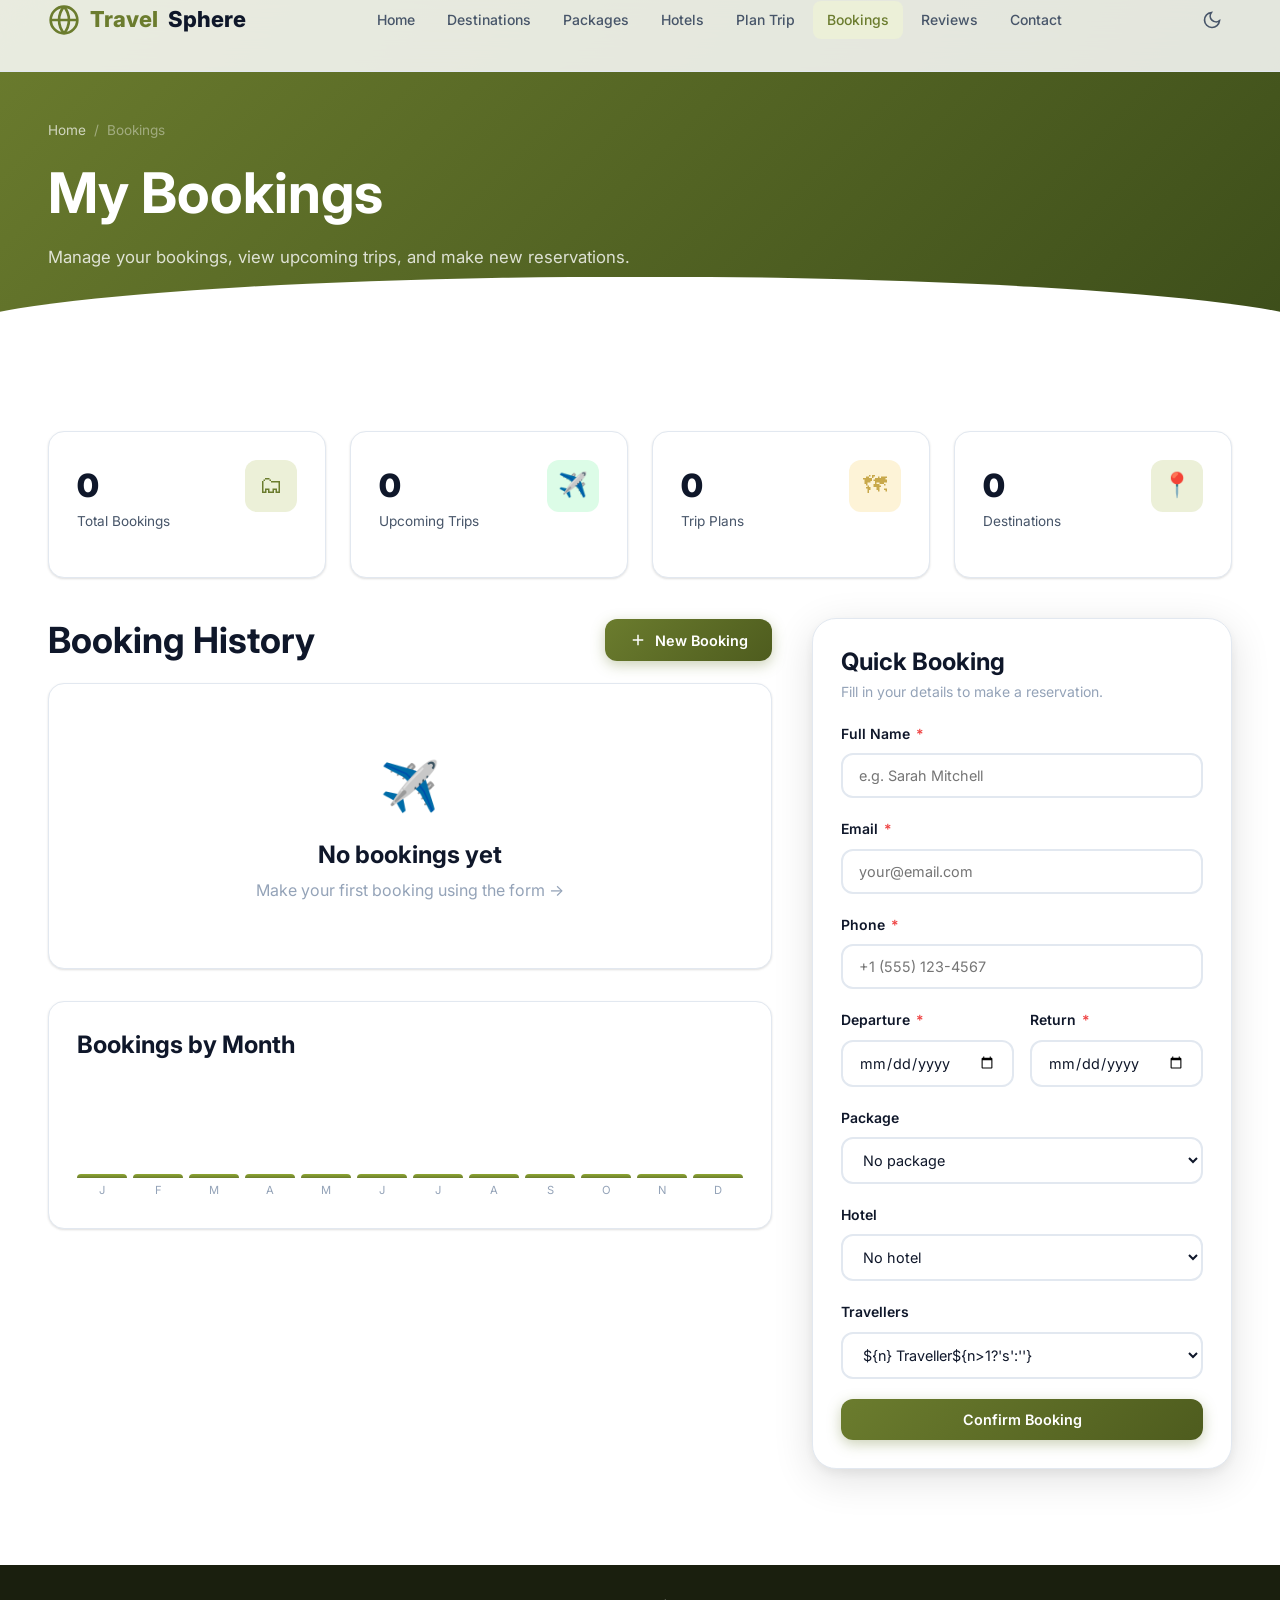
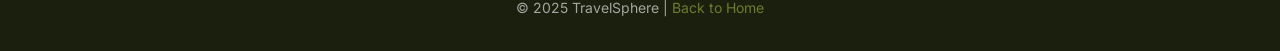
<file: travel-sphere/bookings.html>
<!DOCTYPE html>
<html lang="en">
<head>
  <meta charset="UTF-8">
  <meta name="viewport" content="width=device-width, initial-scale=1.0">
  <title>Bookings – TravelSphere</title>
  <link href="https://fonts.googleapis.com/css2?family=Inter:wght@400;500;600;700;800;900&family=Playfair+Display:wght@700&display=swap" rel="stylesheet">
  <link rel="stylesheet" href="css/style.css">
  <link rel="stylesheet" href="css/components.css">
  <link rel="stylesheet" href="css/responsive.css">
</head>
<body>
  <div class="loading-screen" id="loadingScreen"><div class="loading-logo">✈ TravelSphere</div><div class="loading-bar"><div class="loading-progress"></div></div></div>

  <nav class="navbar"><div class="container"><div class="nav-inner">
    <a href="index.html" class="nav-logo"><svg xmlns="http://www.w3.org/2000/svg" width="32" height="32" viewBox="0 0 24 24" fill="none" stroke="currentColor" stroke-width="2"><circle cx="12" cy="12" r="10"/><path d="M2 12h20M12 2a15.3 15.3 0 010 20M12 2a15.3 15.3 0 000 20"/></svg>Travel<span>Sphere</span></a>
    <div class="nav-links"><a href="index.html">Home</a><a href="destinations.html">Destinations</a><a href="packages.html">Packages</a><a href="hotels.html">Hotels</a><a href="trip-planner.html">Plan Trip</a><a href="bookings.html" class="active">Bookings</a><a href="reviews.html">Reviews</a><a href="contact.html">Contact</a></div>
    <div class="nav-actions"><button class="btn-icon" id="themeToggle" onclick="toggleTheme()" title="Toggle theme"><svg xmlns="http://www.w3.org/2000/svg" width="20" height="20" fill="none" viewBox="0 0 24 24" stroke="currentColor" stroke-width="2"><path d="M21 12.79A9 9 0 1111.21 3a7 7 0 009.79 9.79z"/></svg></button></div>
    <button class="hamburger" id="hamburger"><span></span><span></span><span></span></button>
  </div></div></nav>
  <nav class="mobile-nav" id="mobileNav"><a href="index.html">Home</a><a href="destinations.html">Destinations</a><a href="packages.html">Packages</a><a href="hotels.html">Hotels</a><a href="trip-planner.html">Plan Trip</a><a href="bookings.html">Bookings</a><a href="reviews.html">Reviews</a><a href="contact.html">Contact</a></nav>

  <header class="page-hero">
    <div class="container">
      <nav class="breadcrumb"><a href="index.html">Home</a><span>/</span><span>Bookings</span></nav>
      <h1>My Bookings</h1>
      <p>Manage your bookings, view upcoming trips, and make new reservations.</p>
    </div>
  </header>

  <section class="section">
    <div class="container">
      <!-- Dashboard Stats -->
      <div class="grid-4" id="dashStats" style="margin-bottom:40px;"></div>

      <div style="display:grid;grid-template-columns:1fr 420px;gap:40px;align-items:start;" class="booking-main-grid">
        <!-- Booking List -->
        <div>
          <div class="flex-between" style="margin-bottom:20px;flex-wrap:wrap;gap:12px;">
            <h2>Booking History</h2>
            <button class="btn btn-primary" onclick="openModal('bookingModal')">
              <svg xmlns="http://www.w3.org/2000/svg" width="18" height="18" fill="none" viewBox="0 0 24 24" stroke="currentColor" stroke-width="2"><line x1="12" y1="5" x2="12" y2="19"/><line x1="5" y1="12" x2="19" y2="12"/></svg>
              New Booking
            </button>
          </div>
          <div id="bookingsList"></div>

          <!-- CSS Bar Chart -->
          <div class="dash-card" style="margin-top:32px;">
            <h3 style="margin-bottom:20px;">Bookings by Month</h3>
            <div class="bar-chart" id="barChart"></div>
          </div>
        </div>

        <!-- Quick Booking Form -->
        <aside style="position:sticky;top:88px;">
          <div class="booking-card">
            <h3 style="margin-bottom:4px;">Quick Booking</h3>
            <p style="color:var(--text-muted);font-size:.875rem;margin-bottom:20px;">Fill in your details to make a reservation.</p>
            <form id="quickBookForm" novalidate>
              <div class="form-group">
                <label class="form-label">Full Name <span class="req">*</span></label>
                <input type="text" class="form-input" id="qbName" placeholder="e.g. Sarah Mitchell" required>
                <div class="form-error">Please enter your full name</div>
              </div>
              <div class="form-group">
                <label class="form-label">Email <span class="req">*</span></label>
                <input type="email" class="form-input" id="qbEmail" placeholder="your@email.com" required>
                <div class="form-error">Please enter a valid email address</div>
              </div>
              <div class="form-group">
                <label class="form-label">Phone <span class="req">*</span></label>
                <input type="tel" class="form-input" id="qbPhone" placeholder="+1 (555) 123-4567" required>
                <div class="form-error">Please enter a valid phone number</div>
              </div>
              <div class="form-row">
                <div class="form-group">
                  <label class="form-label">Departure <span class="req">*</span></label>
                  <input type="date" class="form-input" id="qbStart" required>
                  <div class="form-error">Required</div>
                </div>
                <div class="form-group">
                  <label class="form-label">Return <span class="req">*</span></label>
                  <input type="date" class="form-input" id="qbEnd" required>
                  <div class="form-error">Required</div>
                </div>
              </div>
              <div class="form-group">
                <label class="form-label">Package</label>
                <select class="form-select" id="qbPackage"></select>
              </div>
              <div class="form-group">
                <label class="form-label">Hotel</label>
                <select class="form-select" id="qbHotel"></select>
              </div>
              <div class="form-group">
                <label class="form-label">Travellers</label>
                <select class="form-select" id="qbTravelers">
                  ${[1,2,3,4,5,6].map(n=>`<option value="${n}">${n} Traveller${n>1?'s':''}</option>`).join('')}
                </select>
              </div>
              <div id="qbPricePreview" style="background:var(--bg-secondary);border-radius:10px;padding:12px;margin-bottom:16px;font-size:.875rem;display:none;">
                <div id="qbPriceText" style="color:var(--text-secondary);"></div>
                <div id="qbTotal" style="font-weight:800;color:var(--primary);font-size:1rem;"></div>
              </div>
              <button type="submit" class="btn btn-primary btn-full">Confirm Booking</button>
            </form>
          </div>
        </aside>
      </div>
    </div>
  </section>

  <!-- Full Booking Modal -->
  <div class="modal-overlay" id="bookingModal">
    <div class="modal" style="max-width:640px;">
      <div class="modal-header">
        <h3>New Booking</h3>
        <button class="modal-close" onclick="closeModal('bookingModal')">
          <svg xmlns="http://www.w3.org/2000/svg" width="20" height="20" fill="none" viewBox="0 0 24 24" stroke="currentColor" stroke-width="2"><path d="M18 6L6 18M6 6l12 12"/></svg>
        </button>
      </div>
      <form id="fullBookForm" novalidate>
        <div class="form-row">
          <div class="form-group">
            <label class="form-label">First Name <span class="req">*</span></label>
            <input type="text" class="form-input" id="fbFirst" required>
            <div class="form-error">Required</div>
          </div>
          <div class="form-group">
            <label class="form-label">Last Name <span class="req">*</span></label>
            <input type="text" class="form-input" id="fbLast" required>
            <div class="form-error">Required</div>
          </div>
        </div>
        <div class="form-row">
          <div class="form-group">
            <label class="form-label">Email <span class="req">*</span></label>
            <input type="email" class="form-input" id="fbEmail" required>
            <div class="form-error">Valid email required</div>
          </div>
          <div class="form-group">
            <label class="form-label">Phone <span class="req">*</span></label>
            <input type="tel" class="form-input" id="fbPhone" required>
            <div class="form-error">Valid phone required</div>
          </div>
        </div>
        <div class="form-row">
          <div class="form-group">
            <label class="form-label">Departure Date <span class="req">*</span></label>
            <input type="date" class="form-input" id="fbStart" required>
            <div class="form-error">Required</div>
          </div>
          <div class="form-group">
            <label class="form-label">Return Date <span class="req">*</span></label>
            <input type="date" class="form-input" id="fbEnd" required>
            <div class="form-error">Required</div>
          </div>
        </div>
        <div class="form-row">
          <div class="form-group">
            <label class="form-label">Package</label>
            <select class="form-select" id="fbPackage"></select>
          </div>
          <div class="form-group">
            <label class="form-label">Hotel</label>
            <select class="form-select" id="fbHotel"></select>
          </div>
        </div>
        <div class="form-group">
          <label class="form-label">Travellers</label>
          <select class="form-select" id="fbTravelers">
            ${[1,2,3,4,5,6].map(n=>`<option value="${n}">${n} Traveller${n>1?'s':''}</option>`).join('')}
          </select>
        </div>
        <div class="form-group">
          <label class="form-label">Special Requests</label>
          <textarea class="form-textarea" id="fbNotes" placeholder="Any dietary requirements, accessibility needs, or special occasions..."></textarea>
        </div>
        <button type="submit" class="btn btn-primary btn-full btn-lg">Confirm & Book</button>
      </form>
    </div>
  </div>

  <!-- Confirmation Modal -->
  <div class="modal-overlay" id="confirmModal">
    <div class="modal">
      <div class="confirm-card">
        <div class="confirm-header">
          <div class="confirm-icon">
            <svg xmlns="http://www.w3.org/2000/svg" width="36" height="36" fill="none" viewBox="0 0 24 24" stroke="currentColor" stroke-width="2.5"><path d="M5 13l4 4L19 7"/></svg>
          </div>
          <h2>Booking Confirmed!</h2>
          <p>Your trip has been successfully booked.</p>
        </div>
        <div class="confirm-details" id="confirmDetails"></div>
        <div style="padding:24px;display:flex;gap:12px;">
          <button class="btn btn-secondary" style="flex:1;" onclick="closeModal('confirmModal')">Close</button>
          <a href="bookings.html" class="btn btn-primary" style="flex:1;">View All Bookings</a>
        </div>
      </div>
    </div>
  </div>

  <footer style="background:#1a1f0e;color:rgba(255,255,255,.6);padding:32px 0;text-align:center;font-size:.875rem;">
    <div class="container"><p>© 2025 TravelSphere | <a href="index.html" style="color:var(--primary)">Back to Home</a></p></div>
  </footer>
  <button class="back-to-top" id="backToTop"><svg xmlns="http://www.w3.org/2000/svg" width="20" height="20" fill="none" viewBox="0 0 24 24" stroke="currentColor" stroke-width="2.5"><path d="M18 15l-6-6-6 6"/></svg></button>

  <script src="js/storage.js"></script>
  <script src="js/app.js"></script>
  <script>
    let packages = [], hotels = [];

    function init() {
      packages = Storage.get(DB.packages) || [];
      hotels = Storage.get(DB.hotels) || [];

      // Populate selects
      ['qbPackage','fbPackage'].forEach(id => {
        const el = document.getElementById(id);
        el.innerHTML = '<option value="">No package</option>';
        packages.forEach(p => { const o = document.createElement('option'); o.value=p.id; o.textContent=`${p.name} — ${formatINR(p.price)}`; el.appendChild(o); });
      });
      ['qbHotel','fbHotel'].forEach(id => {
        const el = document.getElementById(id);
        el.innerHTML = '<option value="">No hotel</option>';
        hotels.forEach(h => { const o = document.createElement('option'); o.value=h.id; o.textContent=`${h.name} — ${formatINR(h.pricePerNight)}/night`; el.appendChild(o); });
      });

      // Pre-select from URL
      const params = new URLSearchParams(window.location.search);
      const pkgId = params.get('pkg');
      const hotelId = params.get('hotel');
      if (pkgId) { document.getElementById('qbPackage').value = pkgId; document.getElementById('fbPackage').value = pkgId; }
      if (hotelId) { document.getElementById('qbHotel').value = hotelId; document.getElementById('fbHotel').value = hotelId; }

      renderStats();
      renderBookings();
      renderChart();
      setupForms();
      setupPricePreview();

      document.getElementById('bookingModal').addEventListener('click', e => {
        if (e.target === document.getElementById('bookingModal')) closeModal('bookingModal');
      });
      document.getElementById('confirmModal').addEventListener('click', e => {
        if (e.target === document.getElementById('confirmModal')) closeModal('confirmModal');
      });
    }

    function renderStats() {
      const bookings = Storage.get(DB.bookings) || [];
      const plans = Storage.get(DB.plans) || [];
      const now = new Date();
      const upcoming = bookings.filter(b => new Date(b.startDate) > now);
      const stats = [
        { label:'Total Bookings', value: bookings.length, icon:'🗂', color:'blue' },
        { label:'Upcoming Trips', value: upcoming.length, icon:'✈️', color:'green' },
        { label:'Trip Plans', value: plans.length, icon:'🗺', color:'amber' },
        { label:'Destinations', value: new Set(bookings.map(b=>b.hotelName||b.packageName)).size, icon:'📍', color:'cyan' },
      ];
      document.getElementById('dashStats').innerHTML = stats.map(s => `
        <div class="dash-card">
          <div class="dash-stat">
            <div>
              <div class="dash-stat-num">${s.value}</div>
              <div class="dash-stat-label">${s.label}</div>
            </div>
            <div class="dash-stat-icon ${s.color}" style="font-size:1.5rem;">${s.icon}</div>
          </div>
        </div>`).join('');
    }

    function renderBookings() {
      const bookings = (Storage.get(DB.bookings) || []).slice().reverse();
      const list = document.getElementById('bookingsList');
      if (bookings.length === 0) {
        list.innerHTML = `<div class="dash-card" style="text-align:center;padding:64px 24px;">
          <div style="font-size:3rem;margin-bottom:16px;">✈️</div>
          <h3 style="margin-bottom:8px;">No bookings yet</h3>
          <p style="color:var(--text-muted);">Make your first booking using the form →</p>
        </div>`;
        return;
      }
      list.innerHTML = bookings.map(b => `
        <div class="dash-card" style="margin-bottom:16px;">
          <div style="display:flex;justify-content:space-between;align-items:flex-start;flex-wrap:wrap;gap:12px;">
            <div>
              <div style="font-weight:800;font-size:1rem;margin-bottom:4px;">${b.name}</div>
              <div style="font-size:.8rem;color:var(--text-muted);">Booking ID: <strong style="color:var(--primary);">${b.bookingId}</strong></div>
            </div>
            <span class="booking-status confirmed"><span class="status-dot"></span>Confirmed</span>
          </div>
          <div style="display:grid;grid-template-columns:repeat(3,1fr);gap:16px;margin-top:16px;">
            <div style="font-size:.8rem;">
              <div style="color:var(--text-muted);">Travel Dates</div>
              <div style="font-weight:600;">${formatDate(b.startDate)} – ${formatDate(b.endDate)}</div>
            </div>
            <div style="font-size:.8rem;">
              <div style="color:var(--text-muted);">Travellers</div>
              <div style="font-weight:600;">${b.travelers} person${b.travelers>1?'s':''}</div>
            </div>
            <div style="font-size:.8rem;">
              <div style="color:var(--text-muted);">Total</div>
              <div style="font-weight:800;color:var(--primary);">${formatINR(b.total)}</div>
            </div>
          </div>
          ${b.packageName ? `<div style="font-size:.8rem;margin-top:8px;color:var(--text-secondary);">📦 ${b.packageName}</div>` : ''}
          ${b.hotelName ? `<div style="font-size:.8rem;color:var(--text-secondary);">🏨 ${b.hotelName}</div>` : ''}
          <div style="display:flex;gap:8px;margin-top:12px;">
            <button class="btn btn-secondary btn-sm" onclick="cancelBooking('${b.id}')">Cancel</button>
            <a href="reviews.html" class="btn btn-primary btn-sm">Write Review</a>
          </div>
        </div>`).join('');
    }

    function renderChart() {
      const bookings = Storage.get(DB.bookings) || [];
      const months = ['Jan','Feb','Mar','Apr','May','Jun','Jul','Aug','Sep','Oct','Nov','Dec'];
      const counts = new Array(12).fill(0);
      bookings.forEach(b => {
        const m = new Date(b.createdAt || b.startDate).getMonth();
        counts[m]++;
      });
      const max = Math.max(...counts, 1);
      document.getElementById('barChart').innerHTML = counts.map((c,i) => `
        <div class="bar-item">
          <div class="bar" style="height:${Math.round((c/max)*100)}px" title="${months[i]}: ${c} bookings"></div>
          <div class="bar-label">${months[i].slice(0,1)}</div>
        </div>`).join('');
    }

    function setupPricePreview() {
      ['qbPackage','qbHotel','qbStart','qbEnd','qbTravelers'].forEach(id => {
        document.getElementById(id)?.addEventListener('change', calcPreview);
      });
    }

    function calcPreview() {
      const start = document.getElementById('qbStart').value;
      const end = document.getElementById('qbEnd').value;
      const pkgId = document.getElementById('qbPackage').value;
      const hotelId = document.getElementById('qbHotel').value;
      const travelers = parseInt(document.getElementById('qbTravelers').value) || 1;
      const pkg = packages.find(p=>p.id===pkgId);
      const hotel = hotels.find(h=>h.id===hotelId);
      const nights = (start && end) ? daysBetween(start, end) : 0;

      let total = 0;
      let lines = [];
      if (pkg) { total += pkg.price * travelers; lines.push(`Package: ${formatINR(pkg.price)} x ${travelers} = ${formatINR(pkg.price*travelers)}`); }
      if (hotel && nights > 0) { total += hotel.pricePerNight * nights; lines.push(`Hotel: ${formatINR(hotel.pricePerNight)} x ${nights} nights = ${formatINR(hotel.pricePerNight*nights)}`); }

      const preview = document.getElementById('qbPricePreview');
      if (total > 0) {
        document.getElementById('qbPriceText').innerHTML = lines.join('<br>');
        document.getElementById('qbTotal').textContent = `Total: ${formatINR(total)}`;
        preview.style.display = 'block';
      } else {
        preview.style.display = 'none';
      }
    }

    function setupForms() {
      document.getElementById('quickBookForm').addEventListener('submit', e => {
        e.preventDefault();
        const name = document.getElementById('qbName').value.trim();
        const email = document.getElementById('qbEmail').value.trim();
        const phone = document.getElementById('qbPhone').value.trim();
        const start = document.getElementById('qbStart').value;
        const end = document.getElementById('qbEnd').value;

        let valid = true;
        if (!name) { markError('qbName'); valid = false; } else clearError('qbName');
        if (!isValidEmail(email)) { markError('qbEmail'); valid = false; } else clearError('qbEmail');
        if (!isValidPhone(phone)) { markError('qbPhone'); valid = false; } else clearError('qbPhone');
        if (!start) { markError('qbStart'); valid = false; } else clearError('qbStart');
        if (!end || new Date(end) <= new Date(start)) { markError('qbEnd'); valid = false; } else clearError('qbEnd');
        if (!valid) return;

        submitBooking({ name, email, phone, start, end,
          pkgId: document.getElementById('qbPackage').value,
          hotelId: document.getElementById('qbHotel').value,
          travelers: parseInt(document.getElementById('qbTravelers').value) || 1,
        });
        e.target.reset();
        document.getElementById('qbPricePreview').style.display = 'none';
      });

      document.getElementById('fullBookForm').addEventListener('submit', e => {
        e.preventDefault();
        const first = document.getElementById('fbFirst').value.trim();
        const last = document.getElementById('fbLast').value.trim();
        const email = document.getElementById('fbEmail').value.trim();
        const phone = document.getElementById('fbPhone').value.trim();
        const start = document.getElementById('fbStart').value;
        const end = document.getElementById('fbEnd').value;

        let valid = true;
        if (!first) { markError('fbFirst'); valid = false; } else clearError('fbFirst');
        if (!last) { markError('fbLast'); valid = false; } else clearError('fbLast');
        if (!isValidEmail(email)) { markError('fbEmail'); valid = false; } else clearError('fbEmail');
        if (!isValidPhone(phone)) { markError('fbPhone'); valid = false; } else clearError('fbPhone');
        if (!start) { markError('fbStart'); valid = false; } else clearError('fbStart');
        if (!end || new Date(end) <= new Date(start)) { markError('fbEnd'); valid = false; } else clearError('fbEnd');
        if (!valid) return;

        submitBooking({ name: `${first} ${last}`, email, phone, start, end,
          pkgId: document.getElementById('fbPackage').value,
          hotelId: document.getElementById('fbHotel').value,
          travelers: parseInt(document.getElementById('fbTravelers').value) || 1,
          notes: document.getElementById('fbNotes').value,
        });
        closeModal('bookingModal');
        e.target.reset();
      });
    }

    function submitBooking({ name, email, phone, start, end, pkgId, hotelId, travelers, notes = '' }) {
      const pkg = packages.find(p=>p.id===pkgId);
      const hotel = hotels.find(h=>h.id===hotelId);
      const nights = daysBetween(start, end);
      let total = 0;
      if (pkg) total += pkg.price * travelers;
      if (hotel && nights > 0) total += hotel.pricePerNight * nights;
      if (total === 0) total = 82917 * travelers;

      const booking = {
        id: generateId('bk'),
        bookingId: 'TS-' + Math.random().toString(36).substr(2,8).toUpperCase(),
        name, email, phone,
        startDate: start, endDate: end,
        nights,
        travelers,
        packageId: pkgId || null,
        packageName: pkg ? pkg.name : null,
        hotelId: hotelId || null,
        hotelName: hotel ? hotel.name : null,
        total,
        notes,
        status: 'confirmed',
        createdAt: new Date().toISOString(),
      };

      Storage.push(DB.bookings, booking);
      showConfirmation(booking);
      renderStats();
      renderBookings();
      renderChart();
    }

    function showConfirmation(booking) {
      document.getElementById('confirmDetails').innerHTML = `
        <div class="confirm-row"><span class="label">Booking ID</span><span class="value confirm-id">${booking.bookingId}</span></div>
        <div class="confirm-row"><span class="label">Name</span><span class="value">${booking.name}</span></div>
        <div class="confirm-row"><span class="label">Email</span><span class="value">${booking.email}</span></div>
        <div class="confirm-row"><span class="label">Travel Dates</span><span class="value">${formatDate(booking.startDate)} – ${formatDate(booking.endDate)}</span></div>
        <div class="confirm-row"><span class="label">Duration</span><span class="value">${booking.nights} nights</span></div>
        <div class="confirm-row"><span class="label">Travellers</span><span class="value">${booking.travelers}</span></div>
        ${booking.packageName ? `<div class="confirm-row"><span class="label">Package</span><span class="value">${booking.packageName}</span></div>` : ''}
        ${booking.hotelName ? `<div class="confirm-row"><span class="label">Hotel</span><span class="value">${booking.hotelName}</span></div>` : ''}
        <div class="confirm-row"><span class="label">Total</span><span class="value" style="color:var(--primary);font-size:1.1rem;">${formatINR(booking.total)}</span></div>`;
      openModal('confirmModal');
    }

    function cancelBooking(id) {
      if (!confirm('Are you sure you want to cancel this booking?')) return;
      Storage.remove(DB.bookings, id);
      renderStats();
      renderBookings();
      renderChart();
      showToast('Booking cancelled', 'Your booking has been removed.', 'info');
    }

    function markError(id) {
      const el = document.getElementById(id);
      el.classList.add('error');
      el.closest('.form-group')?.querySelector('.form-error')?.classList.add('show');
    }
    function clearError(id) {
      const el = document.getElementById(id);
      el.classList.remove('error');
      el.closest('.form-group')?.querySelector('.form-error')?.classList.remove('show');
    }

    init();
  </script>
</body>
</html>
</file>
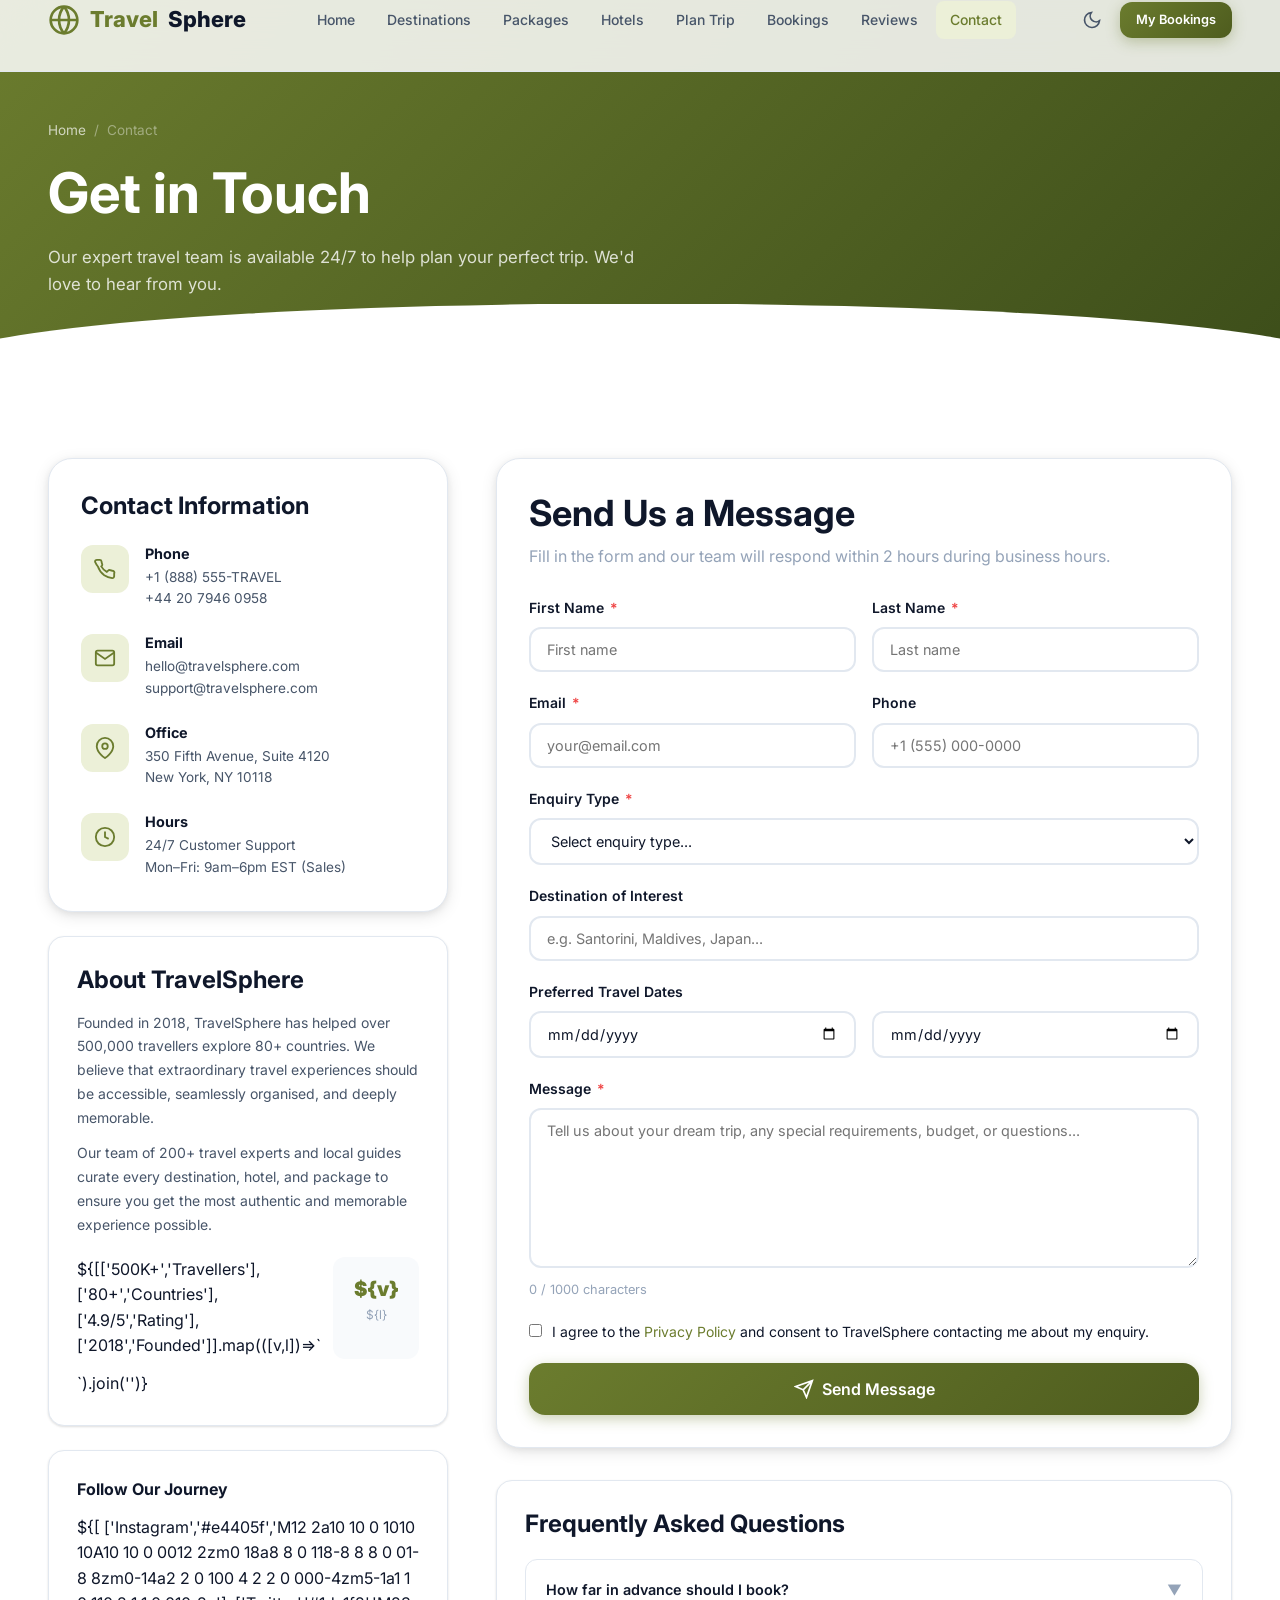
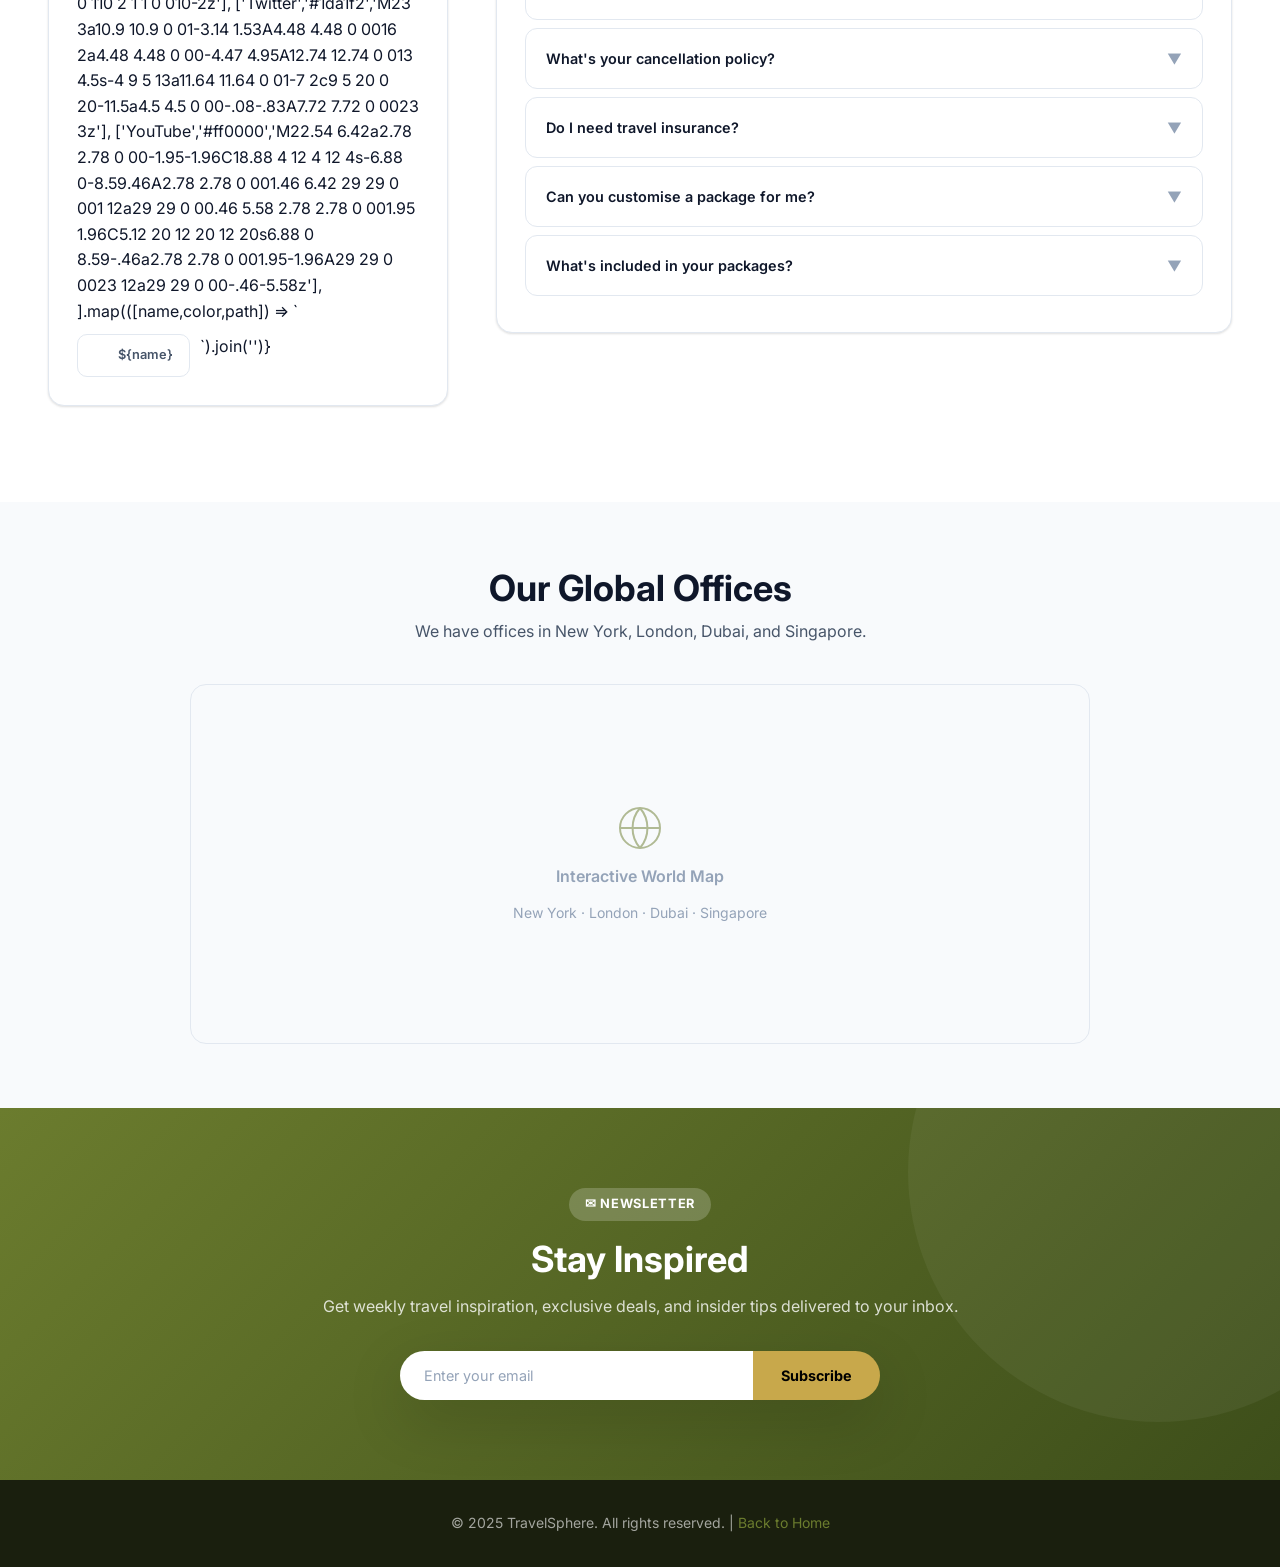
<file: travel-sphere/contact.html>
<!DOCTYPE html>
<html lang="en">
<head>
  <meta charset="UTF-8">
  <meta name="viewport" content="width=device-width, initial-scale=1.0">
  <title>Contact – TravelSphere</title>
  <link href="https://fonts.googleapis.com/css2?family=Inter:wght@400;500;600;700;800;900&family=Playfair+Display:wght@700&display=swap" rel="stylesheet">
  <link rel="stylesheet" href="css/style.css">
  <link rel="stylesheet" href="css/components.css">
  <link rel="stylesheet" href="css/responsive.css">
</head>
<body>
  <div class="loading-screen" id="loadingScreen"><div class="loading-logo">✈ TravelSphere</div><div class="loading-bar"><div class="loading-progress"></div></div></div>

  <nav class="navbar"><div class="container"><div class="nav-inner">
    <a href="index.html" class="nav-logo"><svg xmlns="http://www.w3.org/2000/svg" width="32" height="32" viewBox="0 0 24 24" fill="none" stroke="currentColor" stroke-width="2"><circle cx="12" cy="12" r="10"/><path d="M2 12h20M12 2a15.3 15.3 0 010 20M12 2a15.3 15.3 0 000 20"/></svg>Travel<span>Sphere</span></a>
    <div class="nav-links"><a href="index.html">Home</a><a href="destinations.html">Destinations</a><a href="packages.html">Packages</a><a href="hotels.html">Hotels</a><a href="trip-planner.html">Plan Trip</a><a href="bookings.html">Bookings</a><a href="reviews.html">Reviews</a><a href="contact.html" class="active">Contact</a></div>
    <div class="nav-actions"><button class="btn-icon" id="themeToggle" onclick="toggleTheme()" title="Toggle theme"><svg xmlns="http://www.w3.org/2000/svg" width="20" height="20" fill="none" viewBox="0 0 24 24" stroke="currentColor" stroke-width="2"><path d="M21 12.79A9 9 0 1111.21 3a7 7 0 009.79 9.79z"/></svg></button><a href="bookings.html" class="btn btn-primary btn-sm">My Bookings</a></div>
    <button class="hamburger" id="hamburger"><span></span><span></span><span></span></button>
  </div></div></nav>
  <nav class="mobile-nav" id="mobileNav"><a href="index.html">Home</a><a href="destinations.html">Destinations</a><a href="packages.html">Packages</a><a href="hotels.html">Hotels</a><a href="trip-planner.html">Plan Trip</a><a href="bookings.html">Bookings</a><a href="reviews.html">Reviews</a><a href="contact.html">Contact</a></nav>

  <header class="page-hero">
    <div class="container">
      <nav class="breadcrumb"><a href="index.html">Home</a><span>/</span><span>Contact</span></nav>
      <h1>Get in Touch</h1>
      <p>Our expert travel team is available 24/7 to help plan your perfect trip. We'd love to hear from you.</p>
    </div>
  </header>

  <section class="section">
    <div class="container">
      <!-- Contact Info + Form -->
      <div style="display:grid;grid-template-columns:400px 1fr;gap:48px;align-items:start;" class="contact-grid">
        <!-- Info Panel -->
        <div>
          <div class="contact-card" style="margin-bottom:24px;">
            <h3 style="margin-bottom:24px;">Contact Information</h3>
            <div class="contact-info-item">
              <div class="contact-icon">
                <svg xmlns="http://www.w3.org/2000/svg" width="22" height="22" fill="none" viewBox="0 0 24 24" stroke="currentColor" stroke-width="2"><path d="M22 16.92v3a2 2 0 01-2.18 2 19.79 19.79 0 01-8.63-3.07A19.5 19.5 0 014.25 9.27 19.79 19.79 0 011.18 4.3 2 2 0 013.18 2h3a2 2 0 012 1.72 12.84 12.84 0 00.7 2.81 2 2 0 01-.45 2.11L7.91 9.1a16 16 0 006.06 6.06l1.46-1.46a2 2 0 012.11-.45 12.84 12.84 0 002.81.7A2 2 0 0122 16.92z"/></svg>
              </div>
              <div><h4>Phone</h4><p>+1 (888) 555-TRAVEL<br>+44 20 7946 0958</p></div>
            </div>
            <div class="contact-info-item">
              <div class="contact-icon">
                <svg xmlns="http://www.w3.org/2000/svg" width="22" height="22" fill="none" viewBox="0 0 24 24" stroke="currentColor" stroke-width="2"><path d="M4 4h16c1.1 0 2 .9 2 2v12c0 1.1-.9 2-2 2H4c-1.1 0-2-.9-2-2V6c0-1.1.9-2 2-2z"/><polyline points="22,6 12,13 2,6"/></svg>
              </div>
              <div><h4>Email</h4><p>hello@travelsphere.com<br>support@travelsphere.com</p></div>
            </div>
            <div class="contact-info-item">
              <div class="contact-icon">
                <svg xmlns="http://www.w3.org/2000/svg" width="22" height="22" fill="none" viewBox="0 0 24 24" stroke="currentColor" stroke-width="2"><path d="M21 10c0 7-9 13-9 13s-9-6-9-13a9 9 0 0118 0z"/><circle cx="12" cy="10" r="3"/></svg>
              </div>
              <div><h4>Office</h4><p>350 Fifth Avenue, Suite 4120<br>New York, NY 10118</p></div>
            </div>
            <div class="contact-info-item">
              <div class="contact-icon">
                <svg xmlns="http://www.w3.org/2000/svg" width="22" height="22" fill="none" viewBox="0 0 24 24" stroke="currentColor" stroke-width="2"><circle cx="12" cy="12" r="10"/><polyline points="12 6 12 12 16 14"/></svg>
              </div>
              <div><h4>Hours</h4><p>24/7 Customer Support<br>Mon–Fri: 9am–6pm EST (Sales)</p></div>
            </div>
          </div>

          <!-- About Section -->
          <div class="dash-card" style="margin-bottom:24px;">
            <h3 style="margin-bottom:16px;">About TravelSphere</h3>
            <p style="color:var(--text-secondary);font-size:.875rem;line-height:1.7;margin-bottom:12px;">Founded in 2018, TravelSphere has helped over 500,000 travellers explore 80+ countries. We believe that extraordinary travel experiences should be accessible, seamlessly organised, and deeply memorable.</p>
            <p style="color:var(--text-secondary);font-size:.875rem;line-height:1.7;">Our team of 200+ travel experts and local guides curate every destination, hotel, and package to ensure you get the most authentic and memorable experience possible.</p>
            <div style="display:grid;grid-template-columns:1fr 1fr;gap:12px;margin-top:20px;">
              ${[['500K+','Travellers'],['80+','Countries'],['4.9/5','Rating'],['2018','Founded']].map(([v,l])=>`
                <div style="text-align:center;padding:16px;background:var(--bg-secondary);border-radius:12px;">
                  <div style="font-size:1.25rem;font-weight:900;color:var(--primary);">${v}</div>
                  <div style="font-size:.75rem;color:var(--text-muted);">${l}</div>
                </div>`).join('')}
            </div>
          </div>

          <!-- Social Links -->
          <div class="dash-card">
            <h4 style="margin-bottom:16px;">Follow Our Journey</h4>
            <div style="display:flex;gap:10px;flex-wrap:wrap;">
              ${[
                ['Instagram','#e4405f','M12 2a10 10 0 1010 10A10 10 0 0012 2zm0 18a8 8 0 118-8 8 8 0 01-8 8zm0-14a2 2 0 100 4 2 2 0 000-4zm5-1a1 1 0 110 2 1 1 0 010-2z'],
                ['Twitter','#1da1f2','M23 3a10.9 10.9 0 01-3.14 1.53A4.48 4.48 0 0016 2a4.48 4.48 0 00-4.47 4.95A12.74 12.74 0 013 4.5s-4 9 5 13a11.64 11.64 0 01-7 2c9 5 20 0 20-11.5a4.5 4.5 0 00-.08-.83A7.72 7.72 0 0023 3z'],
                ['YouTube','#ff0000','M22.54 6.42a2.78 2.78 0 00-1.95-1.96C18.88 4 12 4 12 4s-6.88 0-8.59.46A2.78 2.78 0 001.46 6.42 29 29 0 001 12a29 29 0 00.46 5.58 2.78 2.78 0 001.95 1.96C5.12 20 12 20 12 20s6.88 0 8.59-.46a2.78 2.78 0 001.95-1.96A29 29 0 0023 12a29 29 0 00-.46-5.58z'],
              ].map(([name,color,path]) => `
                <a href="#" style="display:flex;align-items:center;gap:8px;padding:10px 16px;border:1px solid var(--border);border-radius:10px;font-size:.8rem;font-weight:600;color:var(--text-secondary);transition:all .2s;" onmouseover="this.style.background='${color}';this.style.color='#fff';this.style.borderColor='${color}'" onmouseout="this.style.background='';this.style.color='var(--text-secondary)';this.style.borderColor='var(--border)'">
                  <svg xmlns="http://www.w3.org/2000/svg" width="16" height="16" fill="none" viewBox="0 0 24 24" stroke="currentColor" stroke-width="2"><path d="${path}"/></svg>
                  ${name}
                </a>`).join('')}
            </div>
          </div>
        </div>

        <!-- Contact Form -->
        <div>
          <div class="contact-card">
            <h2 style="margin-bottom:8px;">Send Us a Message</h2>
            <p style="color:var(--text-muted);margin-bottom:28px;">Fill in the form and our team will respond within 2 hours during business hours.</p>
            <form id="contactForm" novalidate>
              <div class="form-row">
                <div class="form-group">
                  <label class="form-label">First Name <span class="req">*</span></label>
                  <input type="text" class="form-input" id="cfFirst" placeholder="First name" required>
                  <div class="form-error">Required</div>
                </div>
                <div class="form-group">
                  <label class="form-label">Last Name <span class="req">*</span></label>
                  <input type="text" class="form-input" id="cfLast" placeholder="Last name" required>
                  <div class="form-error">Required</div>
                </div>
              </div>
              <div class="form-row">
                <div class="form-group">
                  <label class="form-label">Email <span class="req">*</span></label>
                  <input type="email" class="form-input" id="cfEmail" placeholder="your@email.com" required>
                  <div class="form-error">Valid email required</div>
                </div>
                <div class="form-group">
                  <label class="form-label">Phone</label>
                  <input type="tel" class="form-input" id="cfPhone" placeholder="+1 (555) 000-0000">
                </div>
              </div>
              <div class="form-group">
                <label class="form-label">Enquiry Type <span class="req">*</span></label>
                <select class="form-select" id="cfType" required>
                  <option value="">Select enquiry type...</option>
                  <option>General Enquiry</option>
                  <option>Booking Assistance</option>
                  <option>Package Customisation</option>
                  <option>Cancellation / Refund</option>
                  <option>Group Travel</option>
                  <option>Honeymoon / Special Occasion</option>
                  <option>Corporate Travel</option>
                  <option>Partnership</option>
                  <option>Press / Media</option>
                </select>
                <div class="form-error">Please select an enquiry type</div>
              </div>
              <div class="form-group">
                <label class="form-label">Destination of Interest</label>
                <input type="text" class="form-input" id="cfDestination" placeholder="e.g. Santorini, Maldives, Japan...">
              </div>
              <div class="form-group">
                <label class="form-label">Preferred Travel Dates</label>
                <div class="form-row">
                  <input type="date" class="form-input" id="cfDateFrom">
                  <input type="date" class="form-input" id="cfDateTo">
                </div>
              </div>
              <div class="form-group">
                <label class="form-label">Message <span class="req">*</span></label>
                <textarea class="form-textarea" id="cfMessage" placeholder="Tell us about your dream trip, any special requirements, budget, or questions..." style="min-height:160px;" required></textarea>
                <div class="form-error">Please write your message</div>
                <div class="form-hint" id="charCount">0 / 1000 characters</div>
              </div>
              <div class="form-group">
                <label style="display:flex;align-items:flex-start;gap:10px;cursor:pointer;font-size:.875rem;">
                  <input type="checkbox" id="cfConsent" required style="margin-top:3px;accent-color:var(--primary);">
                  <span>I agree to the <a href="#" style="color:var(--primary);">Privacy Policy</a> and consent to TravelSphere contacting me about my enquiry.</span>
                </label>
                <div class="form-error" id="consentError">You must agree to continue</div>
              </div>
              <button type="submit" class="btn btn-primary btn-full btn-lg" id="submitBtn">
                <svg xmlns="http://www.w3.org/2000/svg" width="20" height="20" fill="none" viewBox="0 0 24 24" stroke="currentColor" stroke-width="2"><path d="M22 2L11 13M22 2l-7 20-4-9-9-4 20-7z"/></svg>
                Send Message
              </button>
            </form>
          </div>

          <!-- FAQ -->
          <div class="dash-card" style="margin-top:32px;">
            <h3 style="margin-bottom:20px;">Frequently Asked Questions</h3>
            <div class="faq-item">
              <div class="faq-question">How far in advance should I book? <span class="faq-icon">▼</span></div>
              <div class="faq-answer">We recommend booking at least 6–8 weeks in advance for popular destinations, and 3–6 months for peak travel seasons like Christmas, New Year, and summer. Last-minute deals are sometimes available but selection is limited.</div>
            </div>
            <div class="faq-item">
              <div class="faq-question">What's your cancellation policy? <span class="faq-icon">▼</span></div>
              <div class="faq-answer">Cancellations made 30+ days before departure receive a full refund. Between 15–29 days: 75% refund. Between 7–14 days: 50% refund. Within 7 days: non-refundable. Specific policies may vary by package.</div>
            </div>
            <div class="faq-item">
              <div class="faq-question">Do I need travel insurance? <span class="faq-icon">▼</span></div>
              <div class="faq-answer">We strongly recommend comprehensive travel insurance for every trip. We partner with leading insurers to offer competitive rates. Every booking includes 24/7 emergency assistance.</div>
            </div>
            <div class="faq-item">
              <div class="faq-question">Can you customise a package for me? <span class="faq-icon">▼</span></div>
              <div class="faq-answer">Absolutely. Our expert travel consultants can create a completely bespoke itinerary tailored to your interests, budget, travel dates, and travel style. Contact us to get started.</div>
            </div>
            <div class="faq-item">
              <div class="faq-question">What's included in your packages? <span class="faq-icon">▼</span></div>
              <div class="faq-answer">Each package specifies exactly what's included — typically flights, hotel accommodation, transfers, guided tours, and some meals. Check the "What's Included" section on each package page for exact details.</div>
            </div>
          </div>
        </div>
      </div>
    </div>
  </section>

  <!-- Map Section -->
  <section style="background:var(--bg-secondary);padding:64px 0;">
    <div class="container" style="text-align:center;">
      <h2 style="margin-bottom:8px;">Our Global Offices</h2>
      <p style="color:var(--text-secondary);margin-bottom:40px;">We have offices in New York, London, Dubai, and Singapore.</p>
      <div class="map-placeholder" style="height:360px;max-width:900px;margin:0 auto;">
        <svg xmlns="http://www.w3.org/2000/svg" width="56" height="56" fill="none" viewBox="0 0 24 24" stroke="currentColor" stroke-width="1"><circle cx="12" cy="12" r="10"/><path d="M2 12h20M12 2a15.3 15.3 0 010 20M12 2a15.3 15.3 0 000 20"/></svg>
        <p style="font-weight:600;font-size:1rem;">Interactive World Map</p>
        <p style="font-size:.875rem;">New York · London · Dubai · Singapore</p>
      </div>
    </div>
  </section>

  <!-- Newsletter -->
  <section class="newsletter-section">
    <div class="container">
      <div class="newsletter-inner">
        <div class="section-tag" style="background:rgba(255,255,255,.2);color:#fff;">✉ Newsletter</div>
        <h2>Stay Inspired</h2>
        <p>Get weekly travel inspiration, exclusive deals, and insider tips delivered to your inbox.</p>
        <form class="newsletter-form" id="newsletterForm">
          <input type="email" placeholder="Enter your email" required>
          <button type="submit">Subscribe</button>
        </form>
      </div>
    </div>
  </section>

  <footer style="background:#1a1f0e;color:rgba(255,255,255,.6);padding:32px 0;text-align:center;font-size:.875rem;">
    <div class="container"><p>© 2025 TravelSphere. All rights reserved. | <a href="index.html" style="color:var(--primary)">Back to Home</a></p></div>
  </footer>
  <button class="back-to-top" id="backToTop"><svg xmlns="http://www.w3.org/2000/svg" width="20" height="20" fill="none" viewBox="0 0 24 24" stroke="currentColor" stroke-width="2.5"><path d="M18 15l-6-6-6 6"/></svg></button>

  <script src="js/storage.js"></script>
  <script src="js/app.js"></script>
  <script>
    // Contact Form
    document.getElementById('contactForm').addEventListener('submit', function(e) {
      e.preventDefault();
      let valid = true;

      const fields = [
        { id: 'cfFirst', rule: v => v.trim().length > 0 },
        { id: 'cfLast', rule: v => v.trim().length > 0 },
        { id: 'cfEmail', rule: v => isValidEmail(v.trim()) },
        { id: 'cfType', rule: v => v !== '' },
        { id: 'cfMessage', rule: v => v.trim().length >= 10 },
      ];

      fields.forEach(({ id, rule }) => {
        const el = document.getElementById(id);
        const ok = rule(el.value);
        el.classList.toggle('error', !ok);
        el.closest('.form-group')?.querySelector('.form-error')?.classList.toggle('show', !ok);
        if (!ok) valid = false;
      });

      const consent = document.getElementById('cfConsent');
      if (!consent.checked) {
        document.getElementById('consentError').classList.add('show');
        valid = false;
      } else {
        document.getElementById('consentError').classList.remove('show');
      }

      if (!valid) return;

      const btn = document.getElementById('submitBtn');
      btn.textContent = 'Sending...';
      btn.disabled = true;

      setTimeout(() => {
        showToast('Message sent!', "We'll get back to you within 2 hours.", 'success');
        this.reset();
        btn.innerHTML = `<svg xmlns="http://www.w3.org/2000/svg" width="20" height="20" fill="none" viewBox="0 0 24 24" stroke="currentColor" stroke-width="2"><path d="M22 2L11 13M22 2l-7 20-4-9-9-4 20-7z"/></svg> Send Message`;
        btn.disabled = false;
      }, 1200);
    });

    // Character counter
    document.getElementById('cfMessage').addEventListener('input', function() {
      document.getElementById('charCount').textContent = `${this.value.length} / 1000 characters`;
    });

    // FAQ
    initFAQ();
  </script>
</body>
</html>
</file>
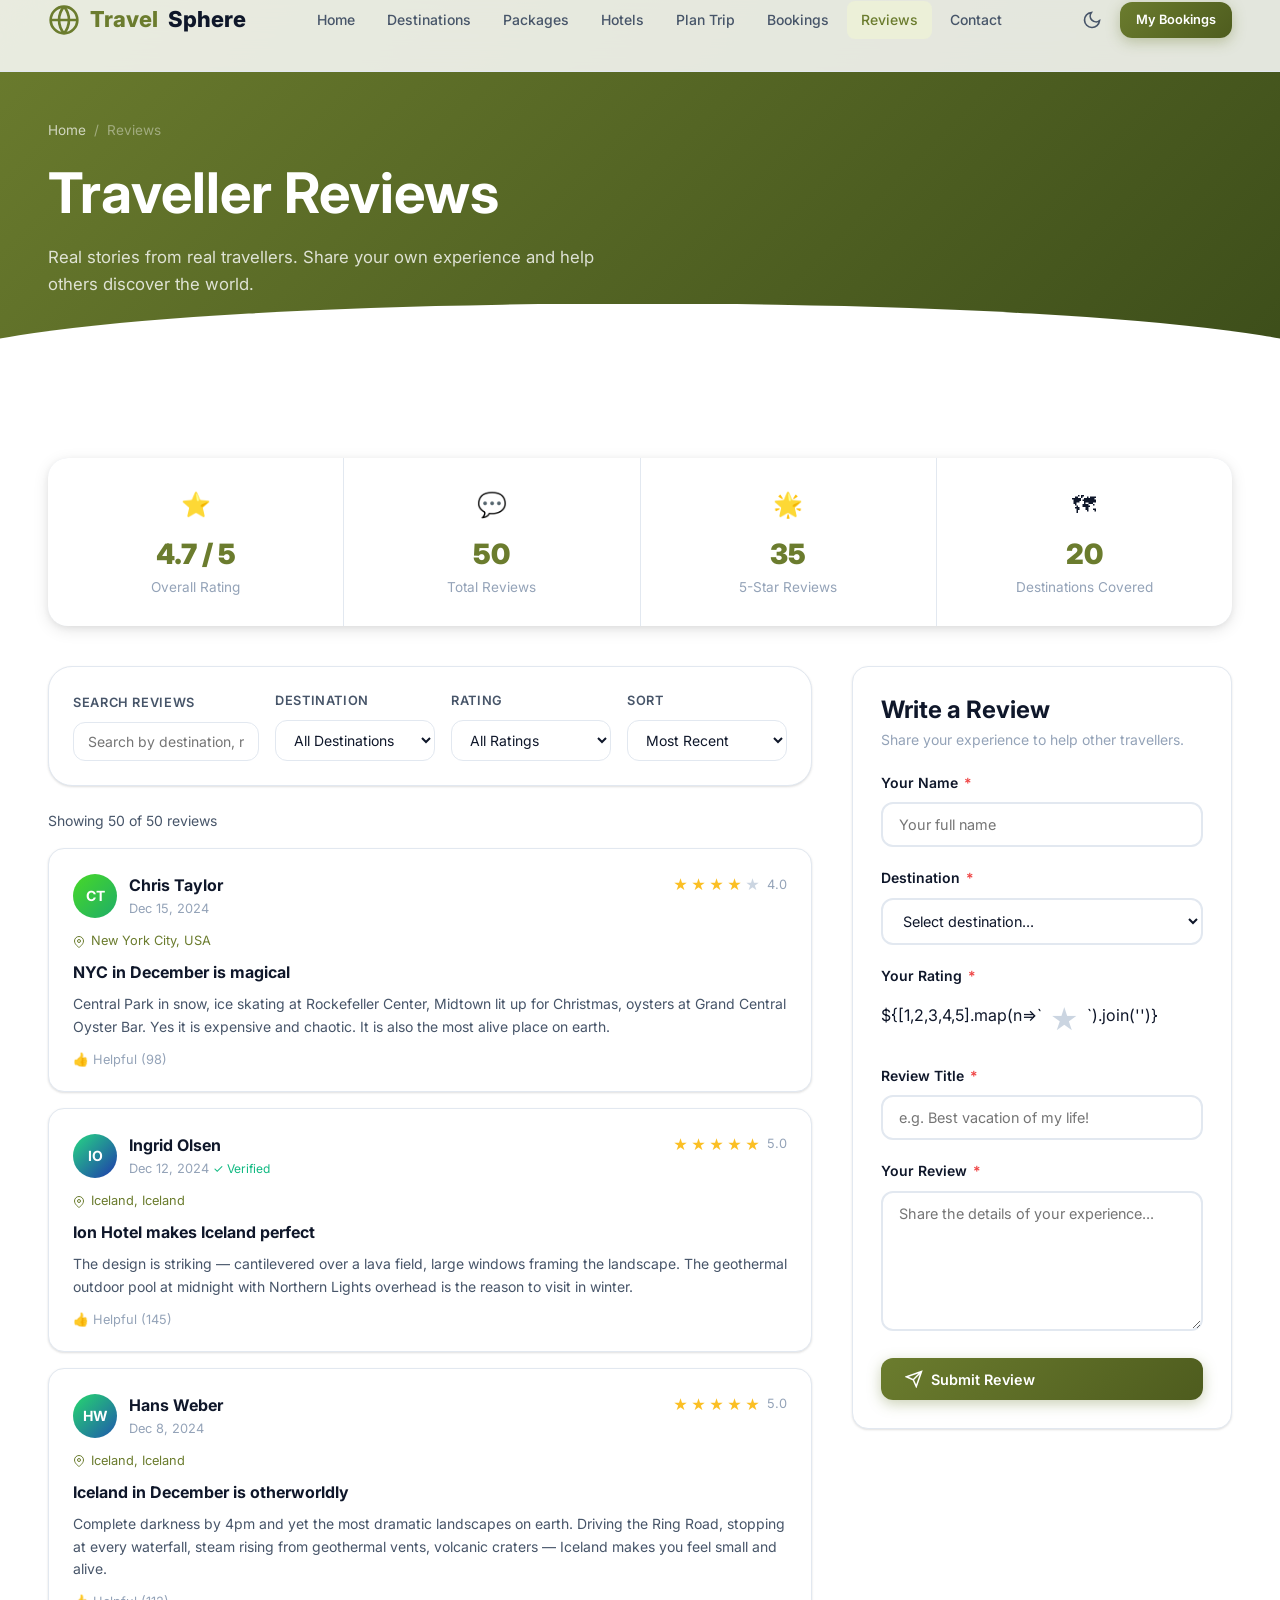
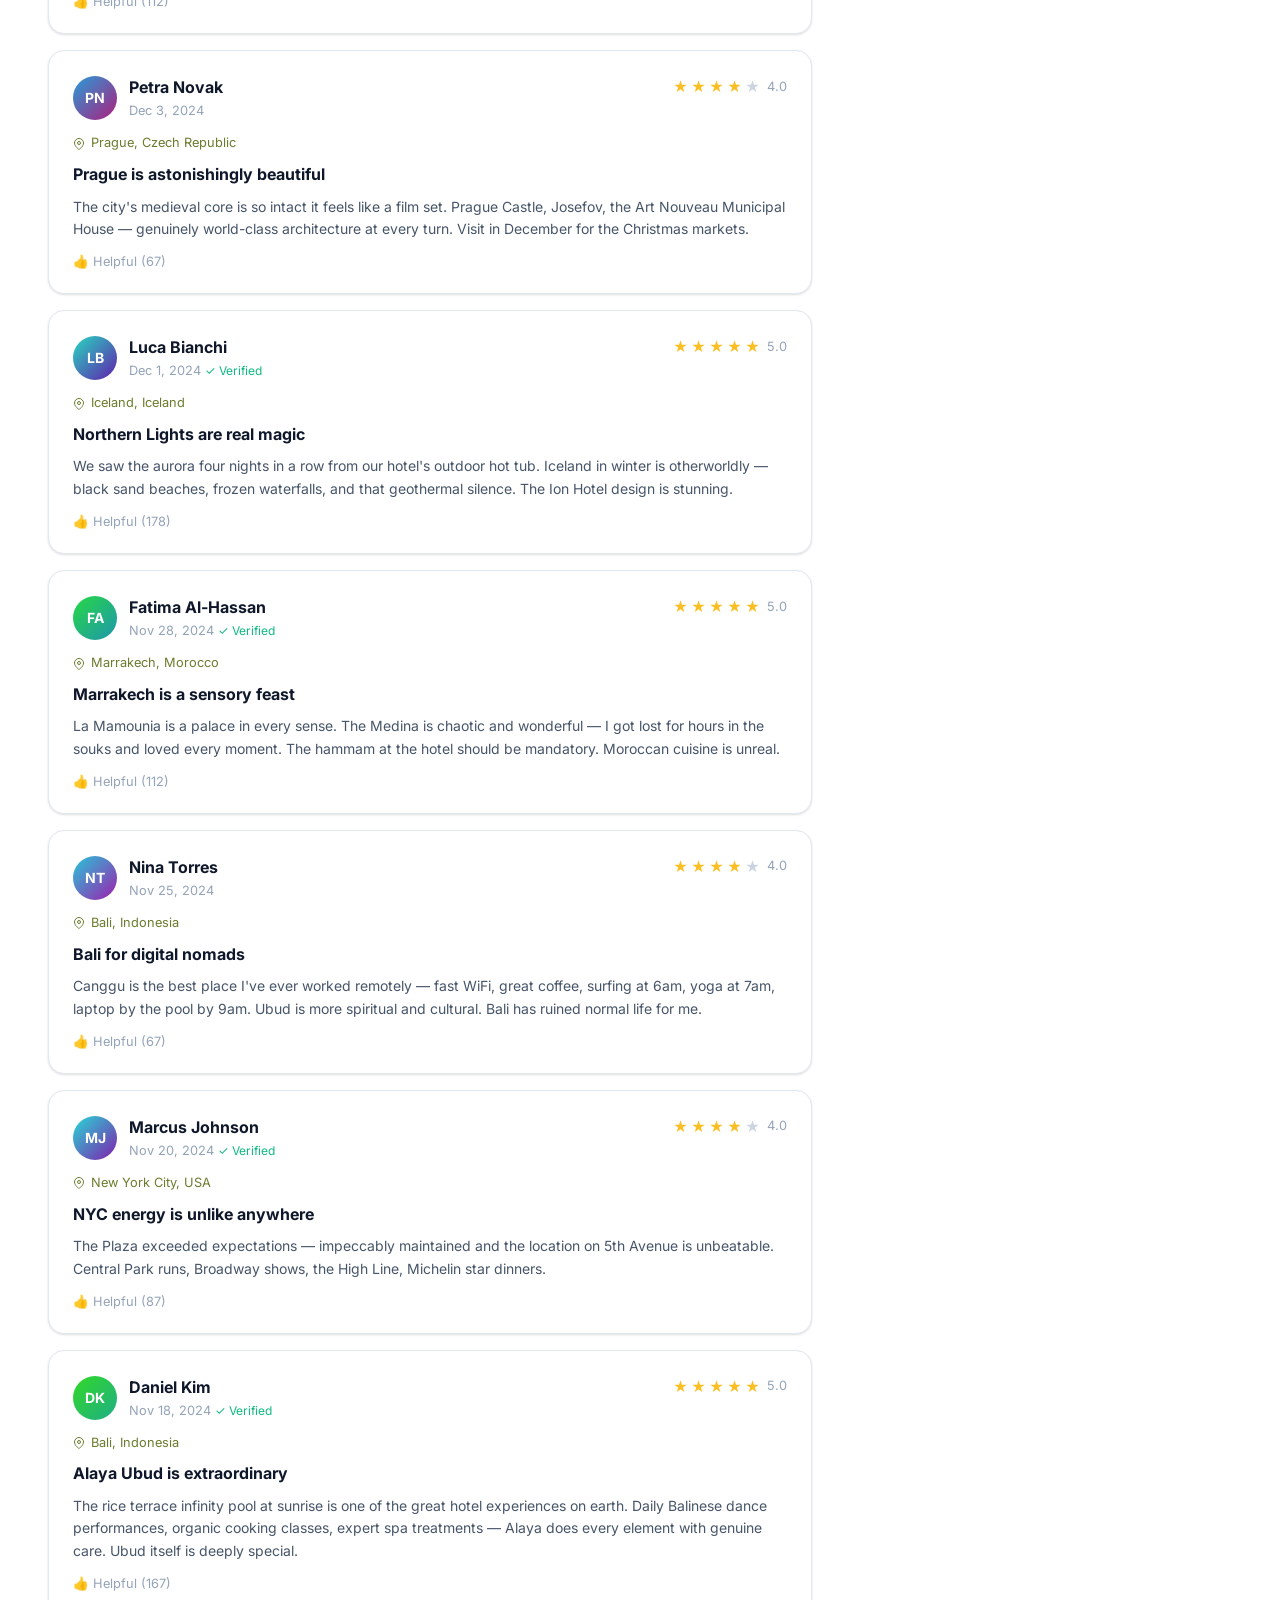
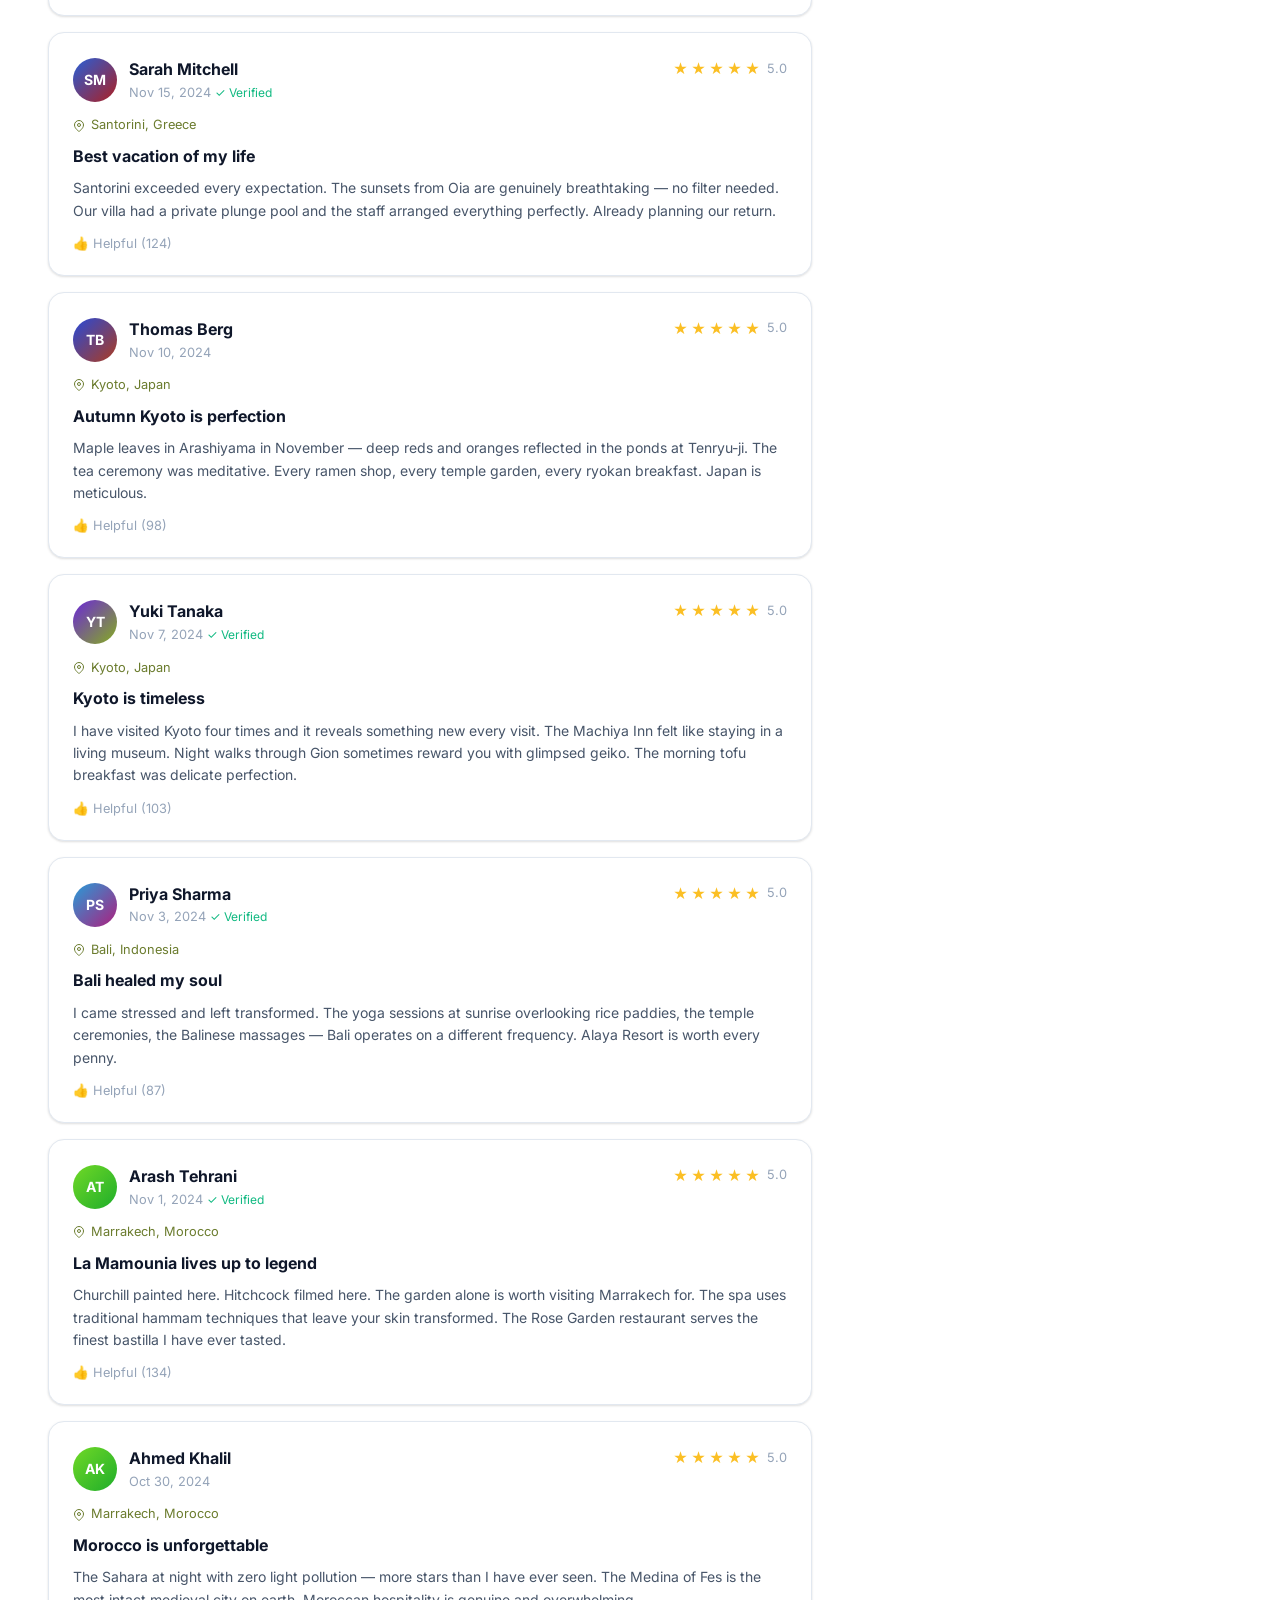
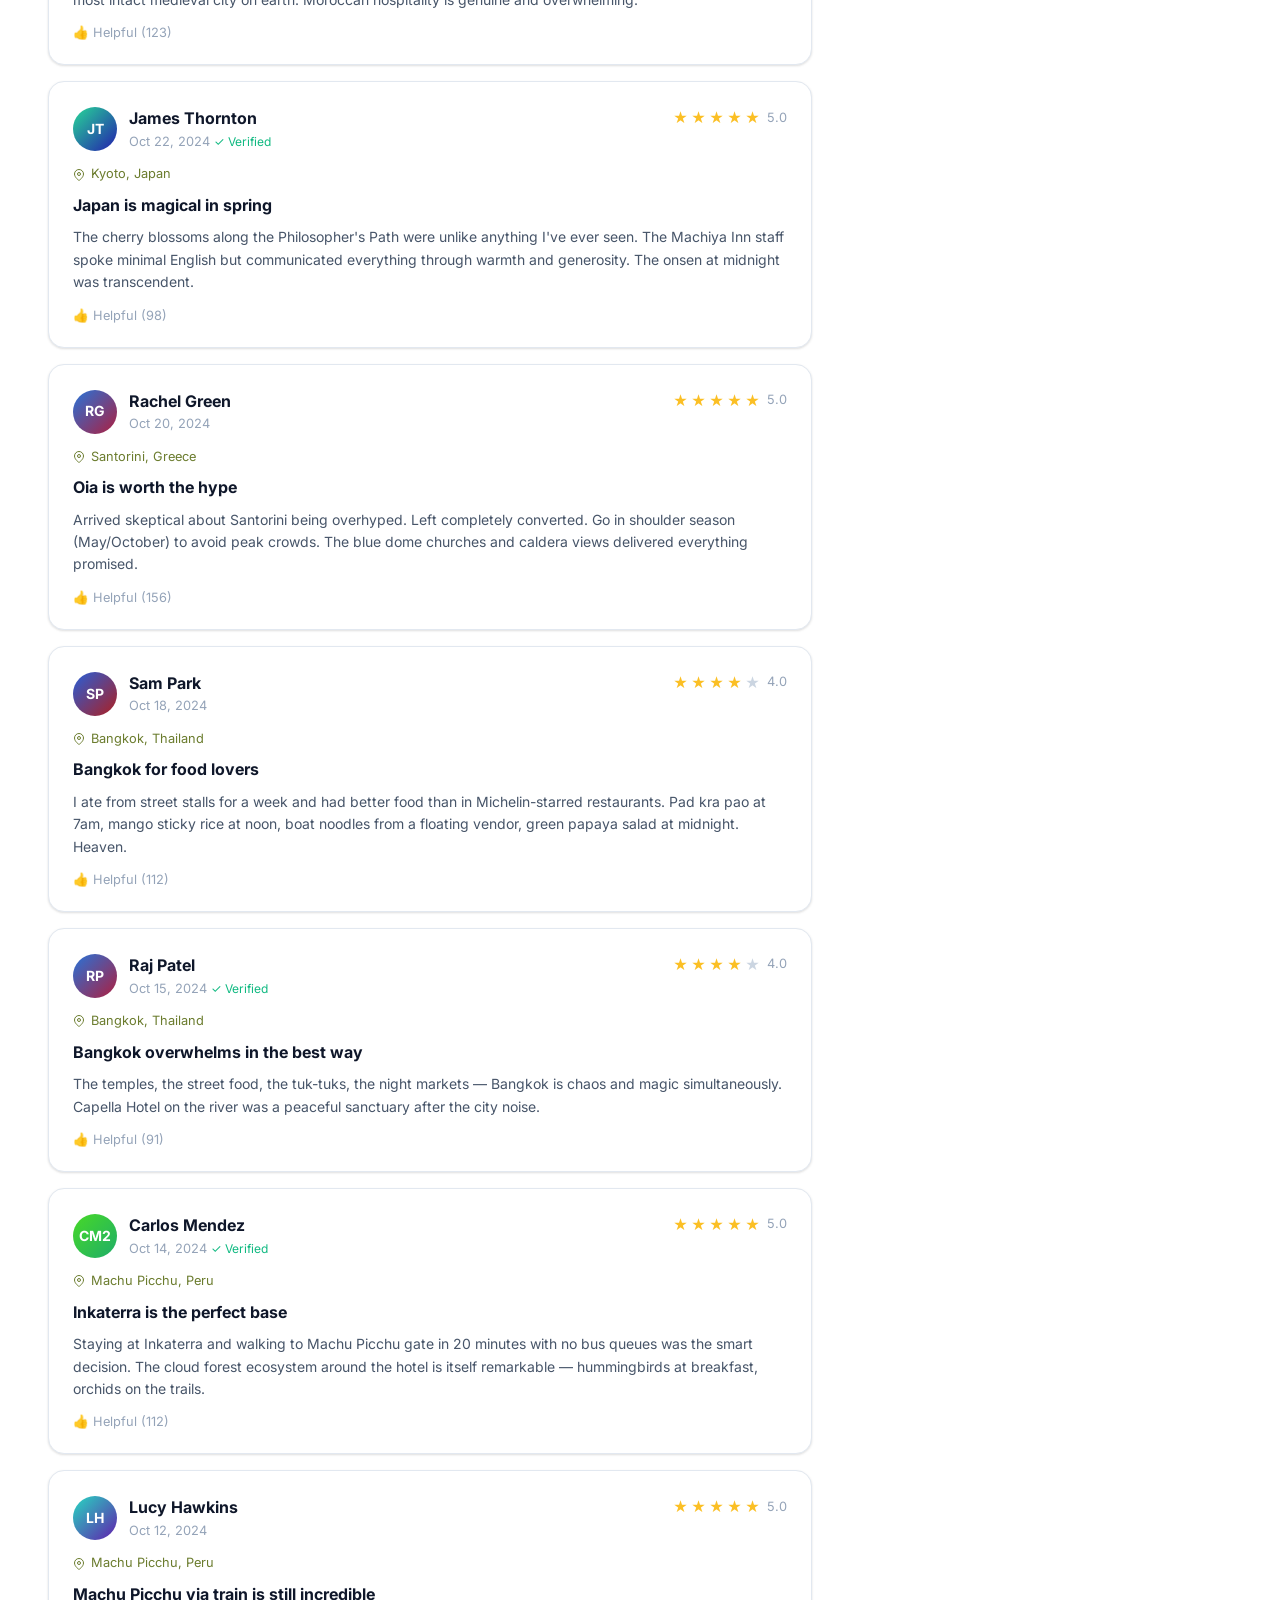
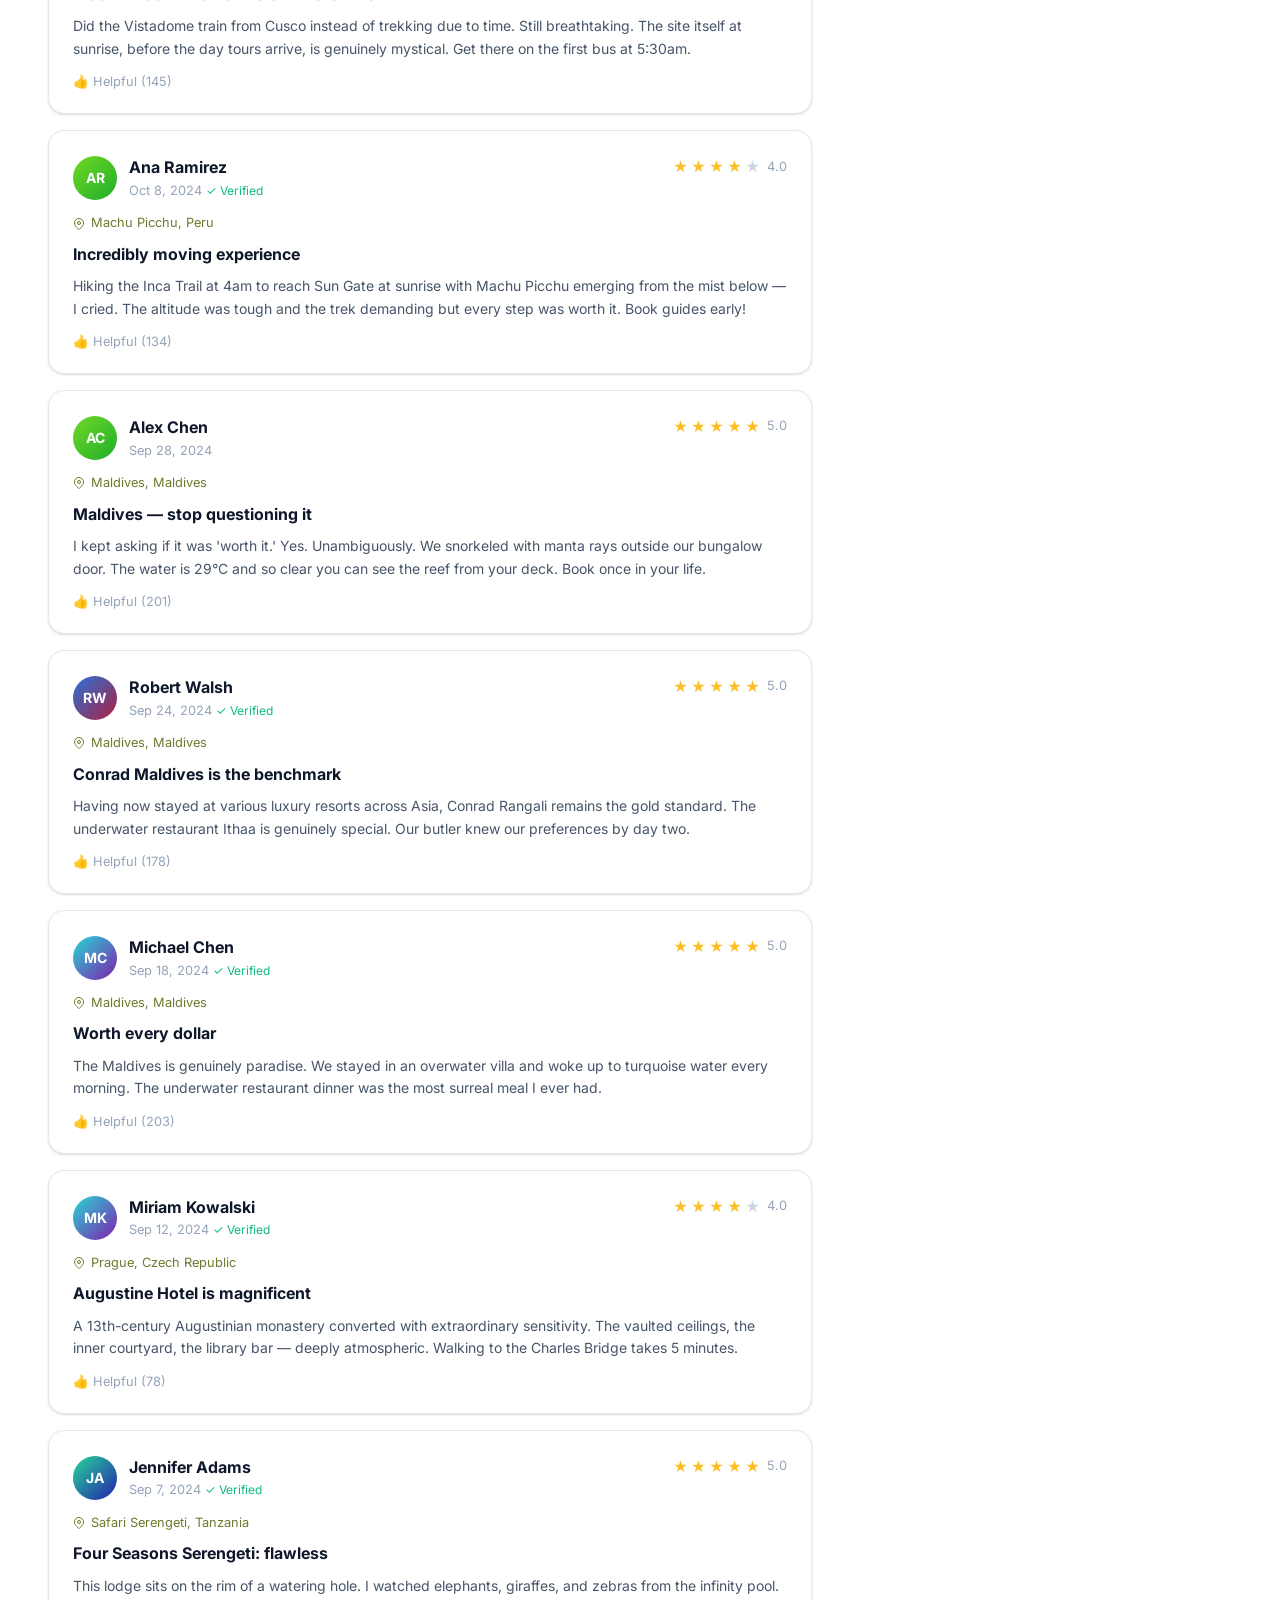
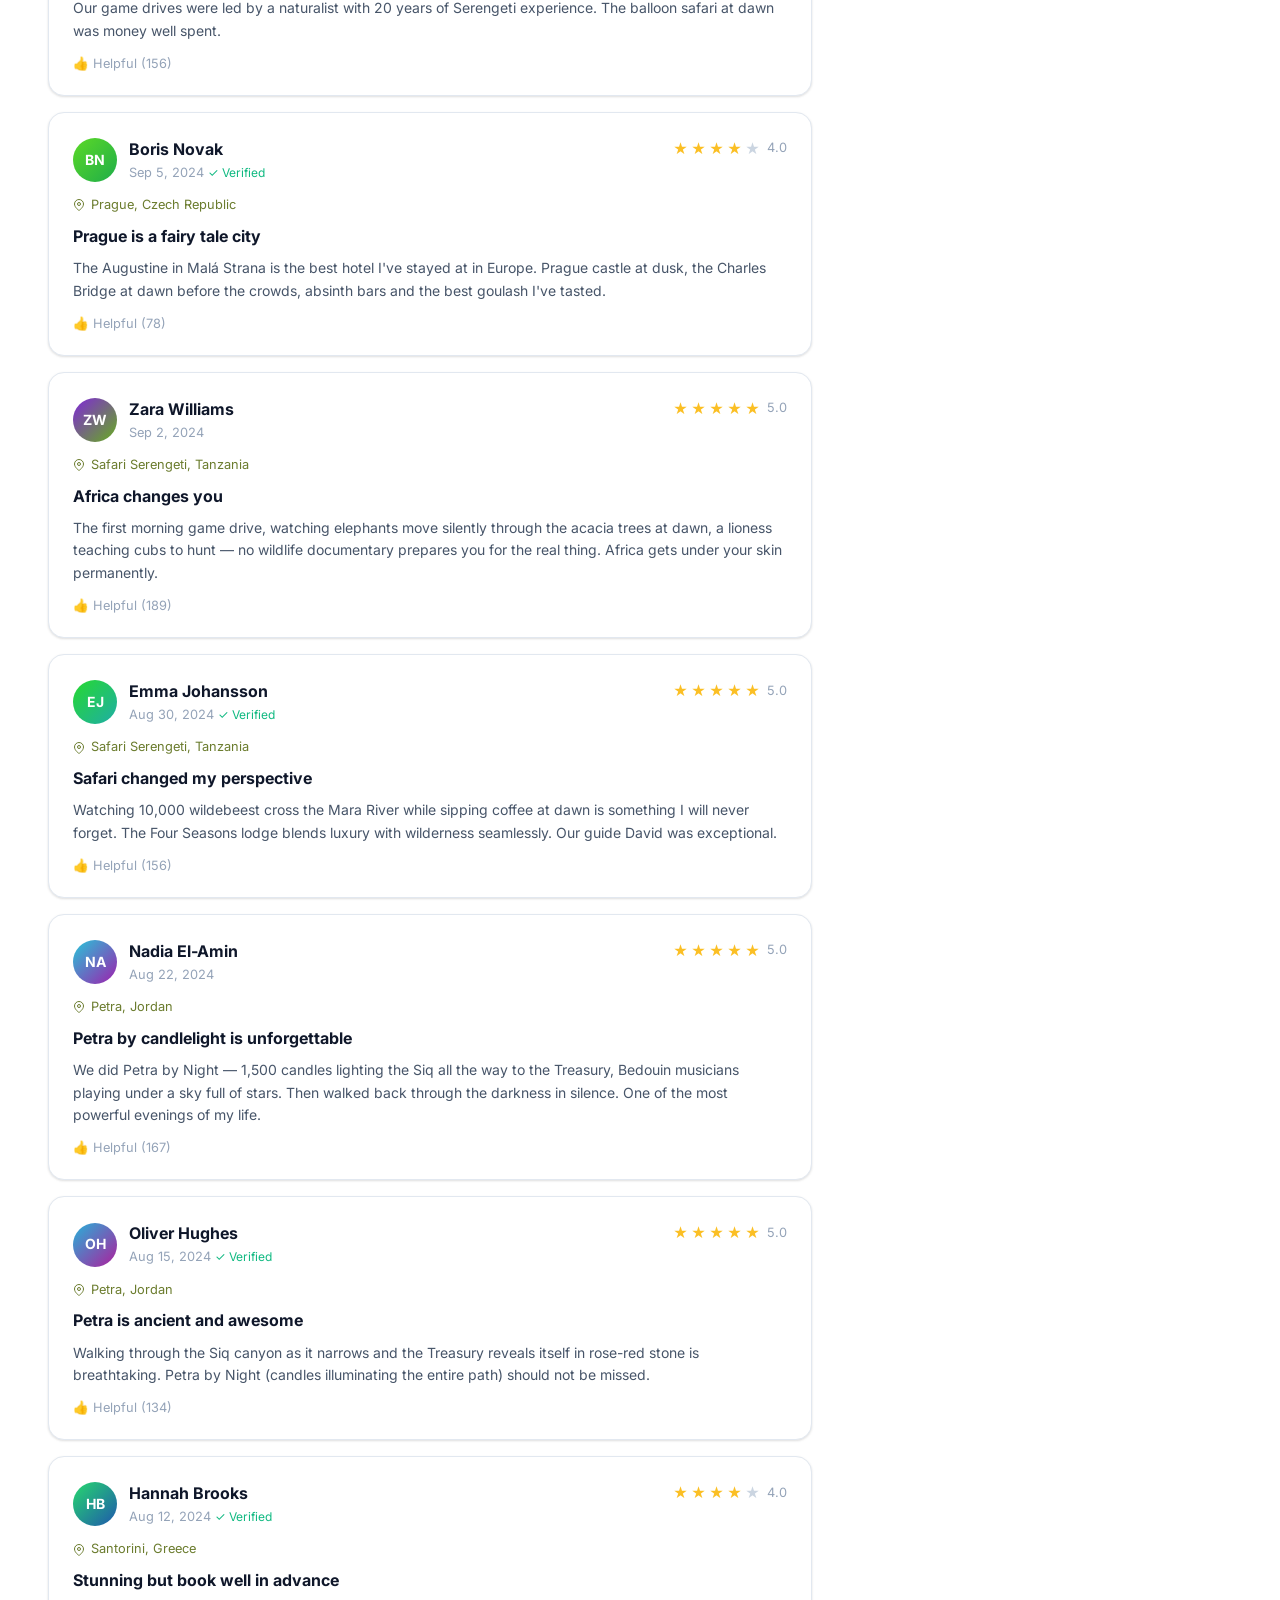
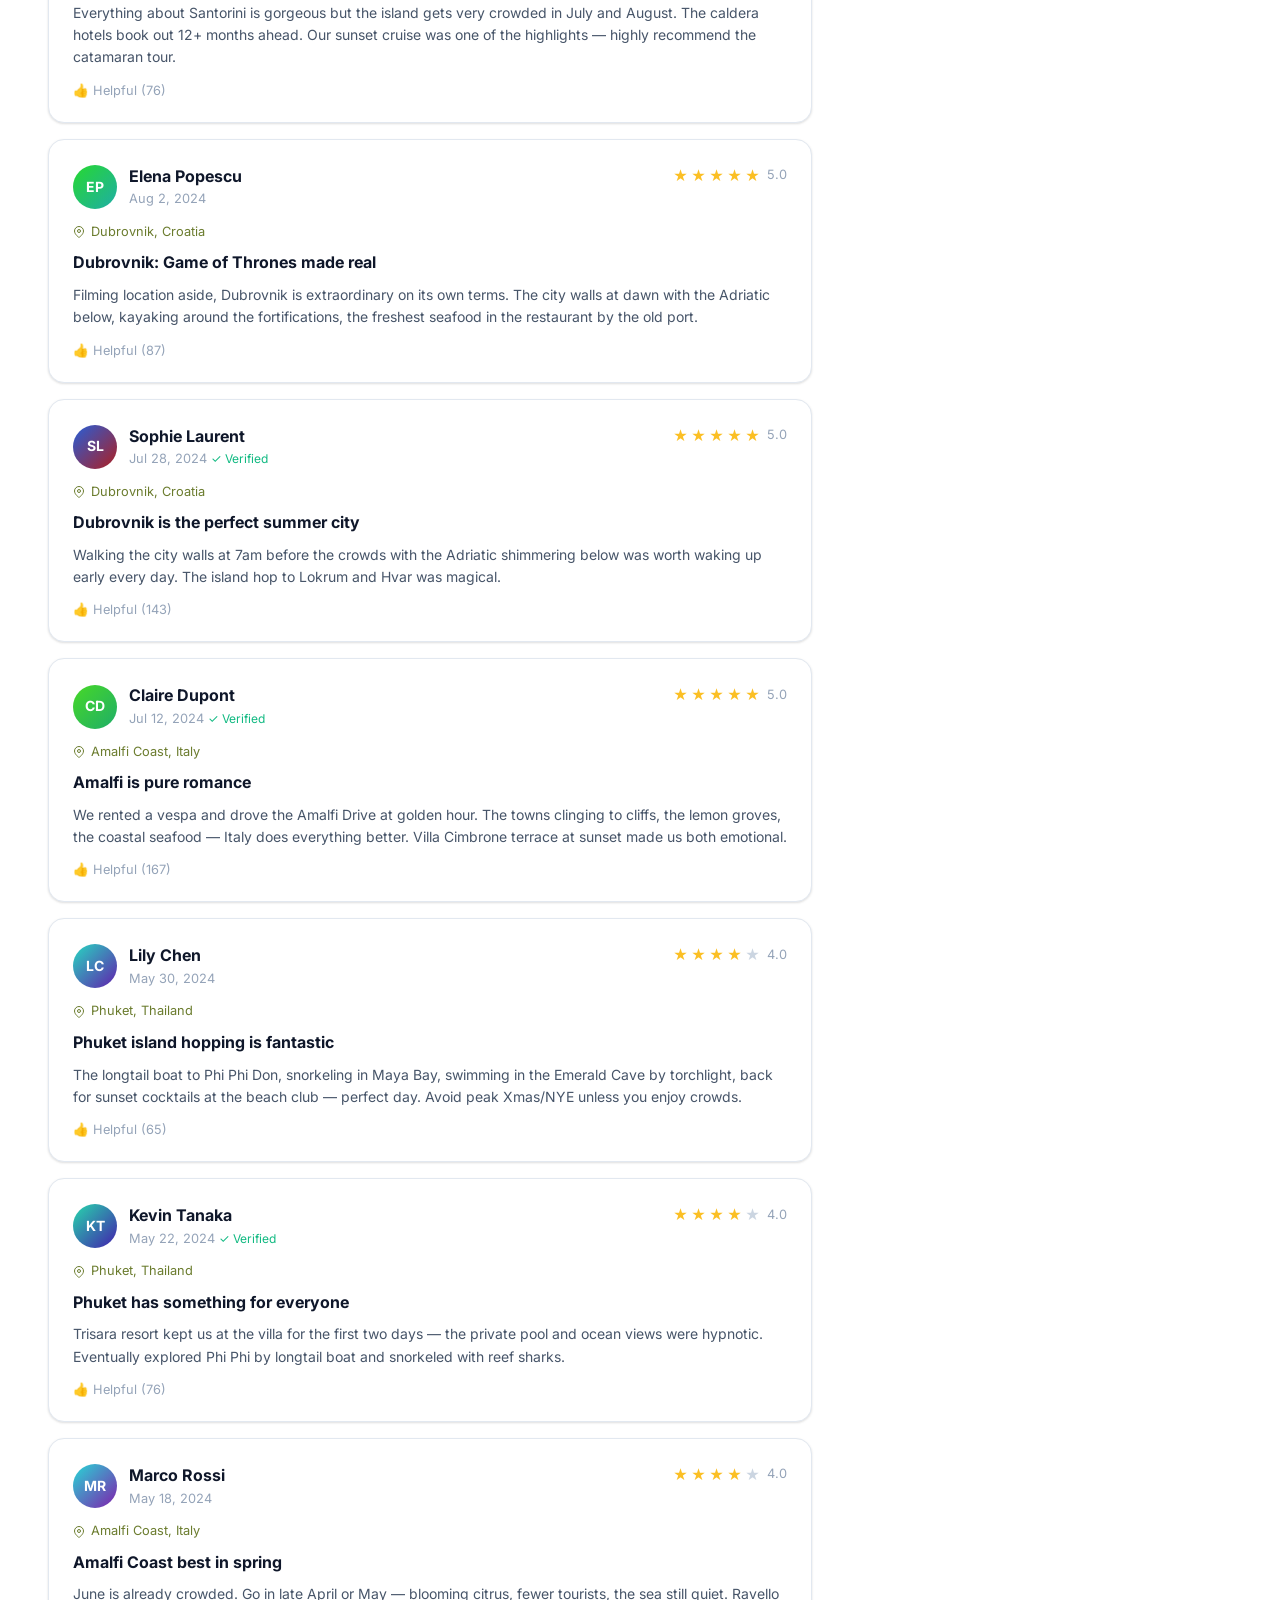
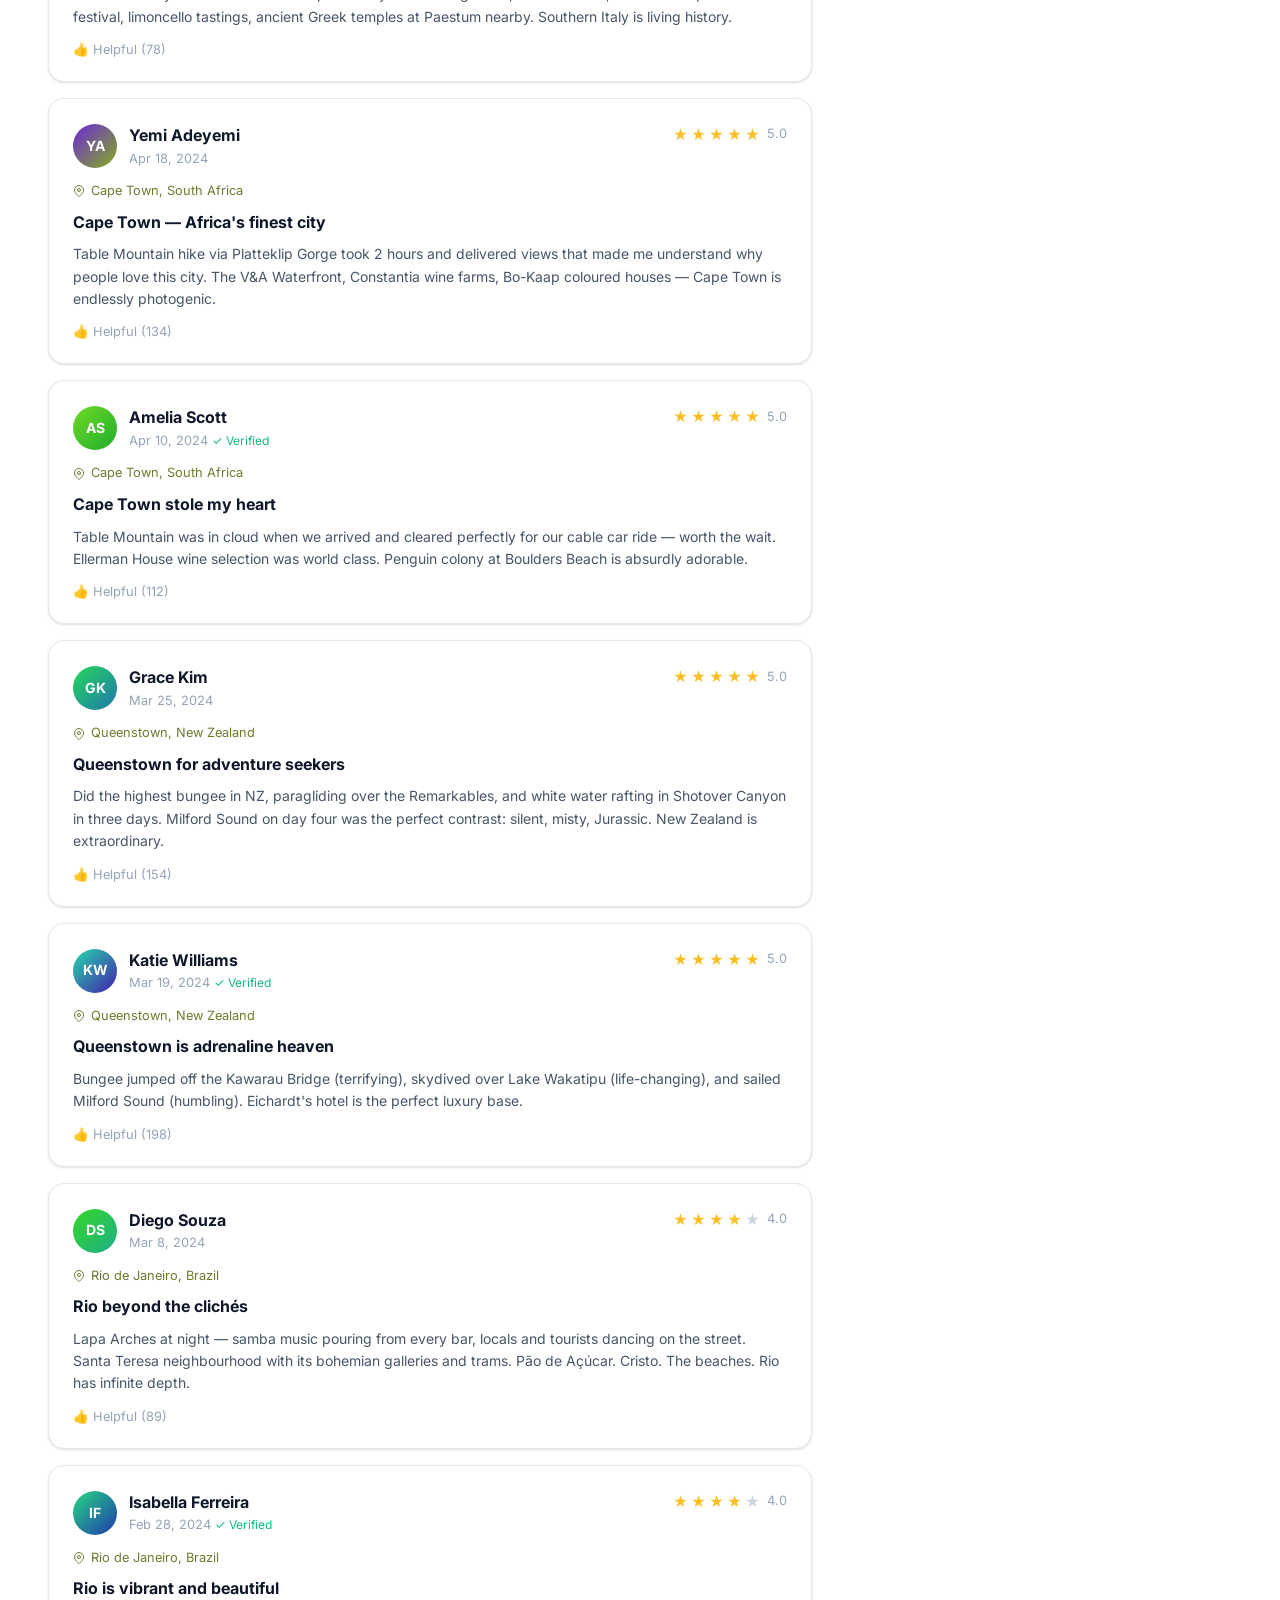
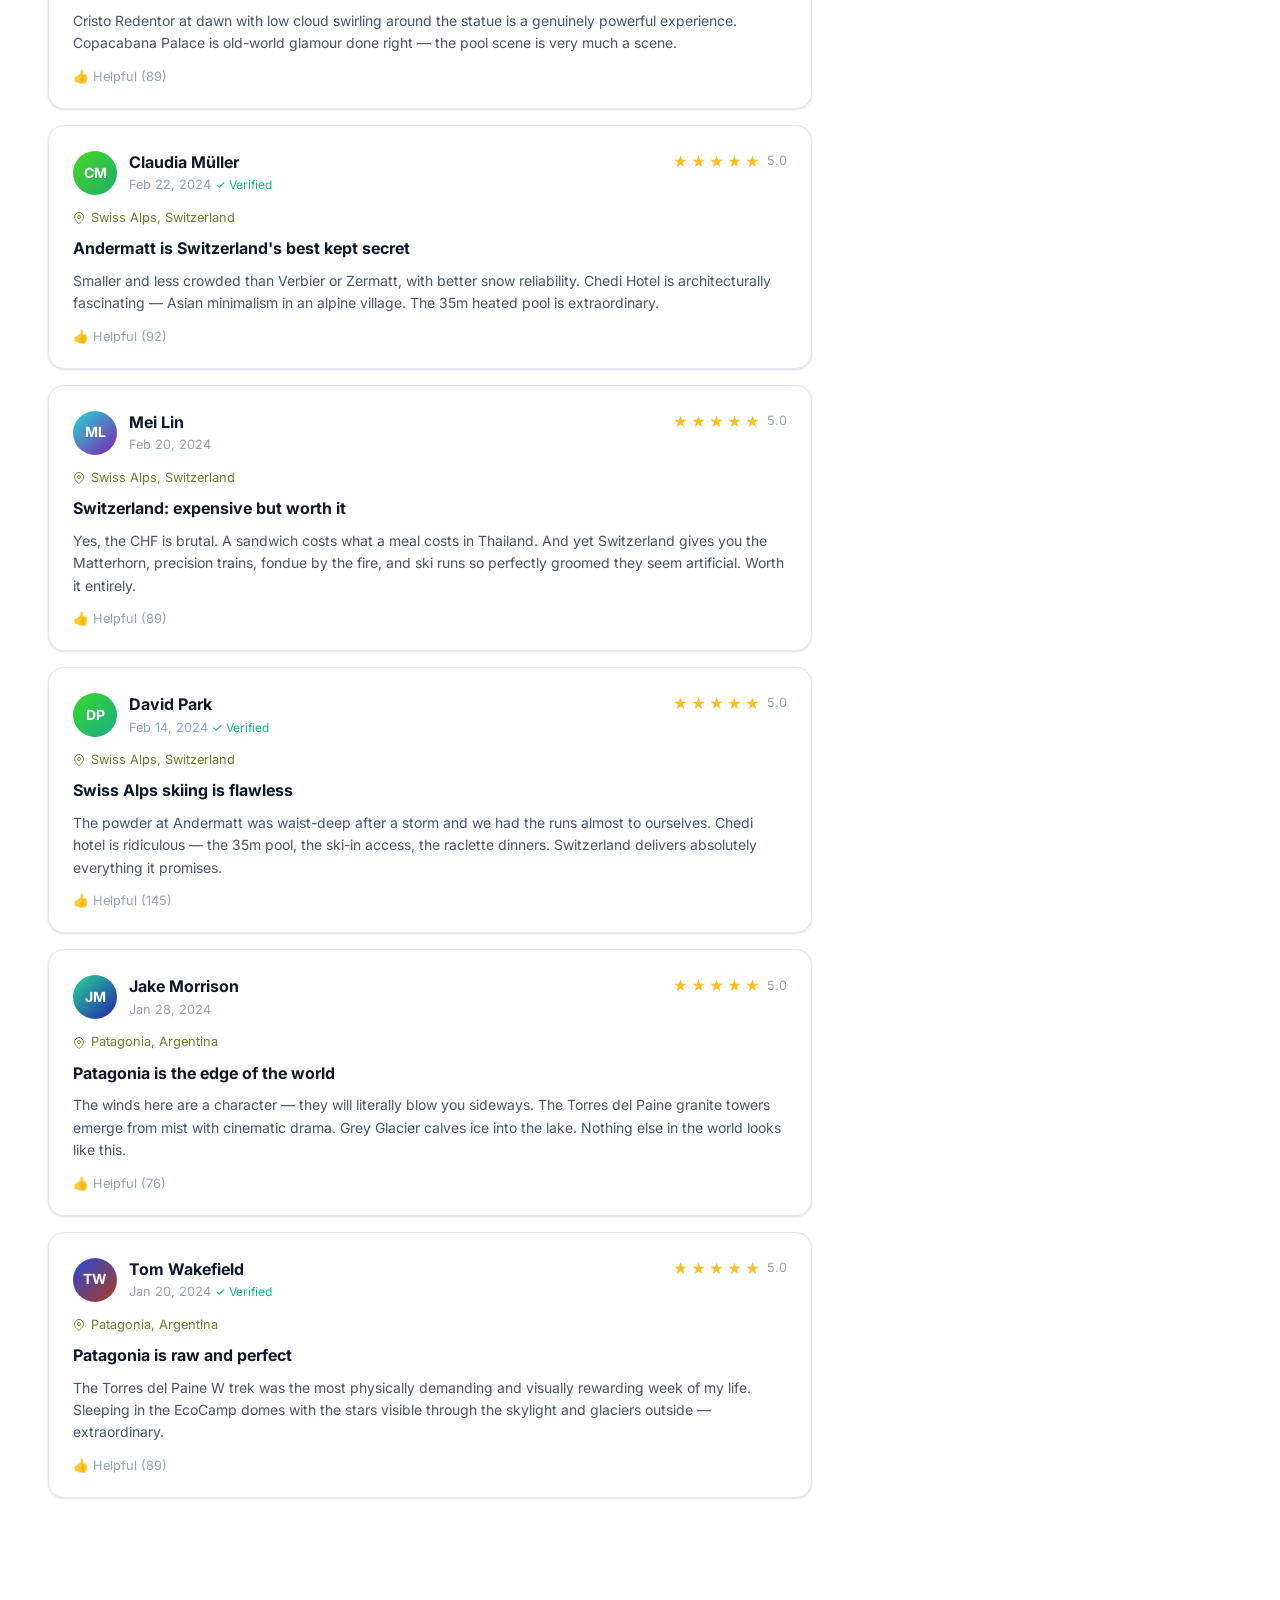
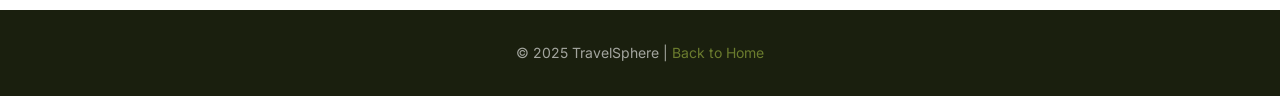
<file: travel-sphere/reviews.html>
<!DOCTYPE html>
<html lang="en">
<head>
  <meta charset="UTF-8">
  <meta name="viewport" content="width=device-width, initial-scale=1.0">
  <title>Reviews – TravelSphere</title>
  <link href="https://fonts.googleapis.com/css2?family=Inter:wght@400;500;600;700;800;900&family=Playfair+Display:wght@700&display=swap" rel="stylesheet">
  <link rel="stylesheet" href="css/style.css">
  <link rel="stylesheet" href="css/components.css">
  <link rel="stylesheet" href="css/responsive.css">
</head>
<body>
  <div class="loading-screen" id="loadingScreen"><div class="loading-logo">✈ TravelSphere</div><div class="loading-bar"><div class="loading-progress"></div></div></div>

  <nav class="navbar"><div class="container"><div class="nav-inner">
    <a href="index.html" class="nav-logo"><svg xmlns="http://www.w3.org/2000/svg" width="32" height="32" viewBox="0 0 24 24" fill="none" stroke="currentColor" stroke-width="2"><circle cx="12" cy="12" r="10"/><path d="M2 12h20M12 2a15.3 15.3 0 010 20M12 2a15.3 15.3 0 000 20"/></svg>Travel<span>Sphere</span></a>
    <div class="nav-links"><a href="index.html">Home</a><a href="destinations.html">Destinations</a><a href="packages.html">Packages</a><a href="hotels.html">Hotels</a><a href="trip-planner.html">Plan Trip</a><a href="bookings.html">Bookings</a><a href="reviews.html" class="active">Reviews</a><a href="contact.html">Contact</a></div>
    <div class="nav-actions"><button class="btn-icon" id="themeToggle" onclick="toggleTheme()" title="Toggle theme"><svg xmlns="http://www.w3.org/2000/svg" width="20" height="20" fill="none" viewBox="0 0 24 24" stroke="currentColor" stroke-width="2"><path d="M21 12.79A9 9 0 1111.21 3a7 7 0 009.79 9.79z"/></svg></button><a href="bookings.html" class="btn btn-primary btn-sm">My Bookings</a></div>
    <button class="hamburger" id="hamburger"><span></span><span></span><span></span></button>
  </div></div></nav>
  <nav class="mobile-nav" id="mobileNav"><a href="index.html">Home</a><a href="destinations.html">Destinations</a><a href="packages.html">Packages</a><a href="hotels.html">Hotels</a><a href="trip-planner.html">Plan Trip</a><a href="bookings.html">Bookings</a><a href="reviews.html">Reviews</a><a href="contact.html">Contact</a></nav>

  <header class="page-hero">
    <div class="container">
      <nav class="breadcrumb"><a href="index.html">Home</a><span>/</span><span>Reviews</span></nav>
      <h1>Traveller Reviews</h1>
      <p>Real stories from real travellers. Share your own experience and help others discover the world.</p>
    </div>
  </header>

  <section class="section">
    <div class="container">
      <!-- Overview Stats -->
      <div id="reviewStats" style="margin-bottom:40px;"></div>

      <div style="display:grid;grid-template-columns:1fr 380px;gap:40px;align-items:start;" class="reviews-grid">
        <!-- Reviews List -->
        <div>
          <!-- Filters -->
          <div class="filter-bar" style="margin-bottom:24px;">
            <div class="filter-row">
              <div class="filter-group" style="flex:2;">
                <label>Search Reviews</label>
                <input type="text" id="reviewSearch" placeholder="Search by destination, reviewer..." oninput="filterReviews()">
              </div>
              <div class="filter-group">
                <label>Destination</label>
                <select id="destFilter" onchange="filterReviews()">
                  <option value="">All Destinations</option>
                </select>
              </div>
              <div class="filter-group">
                <label>Rating</label>
                <select id="ratingFilter" onchange="filterReviews()">
                  <option value="">All Ratings</option>
                  <option value="5">⭐⭐⭐⭐⭐ 5 Stars</option>
                  <option value="4">⭐⭐⭐⭐ 4 Stars</option>
                  <option value="3">⭐⭐⭐ 3 Stars</option>
                </select>
              </div>
              <div class="filter-group">
                <label>Sort</label>
                <select id="reviewSort" onchange="filterReviews()">
                  <option value="recent">Most Recent</option>
                  <option value="helpful">Most Helpful</option>
                  <option value="highest">Highest Rated</option>
                  <option value="lowest">Lowest Rated</option>
                </select>
              </div>
            </div>
          </div>

          <div class="flex-between" style="margin-bottom:16px;"><div id="reviewCount" style="font-size:.875rem;color:var(--text-secondary);"></div></div>
          <div id="reviewsList"></div>
        </div>

        <!-- Write Review Panel -->
        <aside style="position:sticky;top:88px;">
          <div class="dash-card" id="reviewFormCard">
            <h3 style="margin-bottom:4px;" id="reviewFormTitle">Write a Review</h3>
            <p style="color:var(--text-muted);font-size:.875rem;margin-bottom:20px;">Share your experience to help other travellers.</p>

            <input type="hidden" id="editReviewId">

            <div class="form-group">
              <label class="form-label">Your Name <span class="req">*</span></label>
              <input type="text" class="form-input" id="rvName" placeholder="Your full name" required>
              <div class="form-error">Name is required</div>
            </div>
            <div class="form-group">
              <label class="form-label">Destination <span class="req">*</span></label>
              <select class="form-select" id="rvDest" required>
                <option value="">Select destination...</option>
              </select>
              <div class="form-error">Please select a destination</div>
            </div>
            <div class="form-group">
              <label class="form-label">Your Rating <span class="req">*</span></label>
              <div class="star-picker" id="starPicker" style="display:flex;gap:8px;padding:8px 0;">
                ${[1,2,3,4,5].map(n=>`<button type="button" class="star-pick" data-star="${n}" onclick="setRating(${n})" style="font-size:1.75rem;color:var(--border-dark);background:none;border:none;cursor:pointer;transition:color .15s;">★</button>`).join('')}
              </div>
              <input type="hidden" id="rvRating" value="0">
              <div class="form-error" id="ratingError">Please select a rating</div>
            </div>
            <div class="form-group">
              <label class="form-label">Review Title <span class="req">*</span></label>
              <input type="text" class="form-input" id="rvTitle" placeholder="e.g. Best vacation of my life!" required>
              <div class="form-error">Title is required</div>
            </div>
            <div class="form-group">
              <label class="form-label">Your Review <span class="req">*</span></label>
              <textarea class="form-textarea" id="rvBody" placeholder="Share the details of your experience..." style="min-height:140px;" required></textarea>
              <div class="form-error">Review text is required</div>
            </div>
            <div style="display:flex;gap:8px;">
              <button class="btn btn-primary" style="flex:1;" onclick="submitReview()">
                <svg xmlns="http://www.w3.org/2000/svg" width="18" height="18" fill="none" viewBox="0 0 24 24" stroke="currentColor" stroke-width="2"><path d="M22 2L11 13M22 2l-7 20-4-9-9-4 20-7z"/></svg>
                <span id="submitBtnText">Submit Review</span>
              </button>
              <button class="btn btn-secondary" id="cancelEditBtn" style="display:none;" onclick="cancelEdit()">Cancel</button>
            </div>
          </div>
        </aside>
      </div>
    </div>
  </section>

  <footer style="background:#1a1f0e;color:rgba(255,255,255,.6);padding:32px 0;text-align:center;font-size:.875rem;">
    <div class="container"><p>© 2025 TravelSphere | <a href="index.html" style="color:var(--primary)">Back to Home</a></p></div>
  </footer>
  <button class="back-to-top" id="backToTop"><svg xmlns="http://www.w3.org/2000/svg" width="20" height="20" fill="none" viewBox="0 0 24 24" stroke="currentColor" stroke-width="2.5"><path d="M18 15l-6-6-6 6"/></svg></button>

  <script src="js/storage.js"></script>
  <script src="js/app.js"></script>
  <script>
    let currentRating = 0;
    let allReviews = [];
    let destinations = [];

    function init() {
      destinations = Storage.get(DB.destinations) || [];
      allReviews = Storage.get(DB.reviews) || [];

      const destSel = document.getElementById('rvDest');
      const destFilter = document.getElementById('destFilter');
      destinations.sort((a,b)=>a.name.localeCompare(b.name)).forEach(d => {
        [destSel, destFilter].forEach(el => {
          const o = document.createElement('option');
          o.value = d.id; o.textContent = `${d.name}, ${d.country}`;
          el.appendChild(o.cloneNode(true));
        });
      });

      renderStats();
      filterReviews();
    }

    function renderStats() {
      const total = allReviews.length;
      const avg = total > 0 ? (allReviews.reduce((s,r)=>s+r.rating,0)/total).toFixed(1) : 0;
      const fiveStar = allReviews.filter(r=>r.rating===5).length;

      document.getElementById('reviewStats').innerHTML = `
        <div style="display:grid;grid-template-columns:repeat(4,1fr);gap:1px;background:var(--border);border-radius:20px;overflow:hidden;box-shadow:var(--shadow-md);">
          ${[
            ['Overall Rating', avg + ' / 5', '⭐'],
            ['Total Reviews', total.toLocaleString(), '💬'],
            ['5-Star Reviews', fiveStar.toLocaleString(), '🌟'],
            ['Destinations Covered', new Set(allReviews.map(r=>r.destinationId)).size, '🗺'],
          ].map(([label,val,icon]) => `
            <div style="background:var(--card-bg);padding:28px;text-align:center;">
              <div style="font-size:1.5rem;margin-bottom:8px;">${icon}</div>
              <div style="font-size:1.75rem;font-weight:900;color:var(--primary);">${val}</div>
              <div style="font-size:.85rem;color:var(--text-muted);">${label}</div>
            </div>`).join('')}
        </div>`;
    }

    function filterReviews() {
      const q = document.getElementById('reviewSearch').value.toLowerCase();
      const destId = document.getElementById('destFilter').value;
      const rating = document.getElementById('ratingFilter').value;
      const sort = document.getElementById('reviewSort').value;

      let filtered = allReviews.filter(r => {
        if (q && !r.userName.toLowerCase().includes(q) && !r.title.toLowerCase().includes(q) && !r.body.toLowerCase().includes(q)) return false;
        if (destId && r.destinationId !== destId) return false;
        if (rating && r.rating !== parseInt(rating)) return false;
        return true;
      });

      filtered.sort((a,b) => {
        switch(sort) {
          case 'helpful': return b.helpful - a.helpful;
          case 'highest': return b.rating - a.rating;
          case 'lowest': return a.rating - b.rating;
          default: return new Date(b.date) - new Date(a.date);
        }
      });

      document.getElementById('reviewCount').textContent = `Showing ${filtered.length} of ${allReviews.length} reviews`;
      renderReviews(filtered);
    }

    function renderReviews(reviews) {
      const list = document.getElementById('reviewsList');
      if (reviews.length === 0) {
        list.innerHTML = `<div class="empty-state"><h3>No reviews found</h3><p>Be the first to write a review!</p></div>`;
        return;
      }
      const dest = (id) => destinations.find(d=>d.id===id);

      list.innerHTML = reviews.map(r => {
        const d = dest(r.destinationId);
        const isUserReview = r.id.startsWith('rv_');
        return `
        <div class="review-card" style="margin-bottom:16px;" id="review-${r.id}">
          <div class="review-header">
            <div class="review-author">
              <div class="author-avatar" style="background:linear-gradient(135deg,hsl(${r.userName.charCodeAt(0)*7%360},70%,50%),hsl(${r.userName.charCodeAt(0)*13%360},70%,40%));">${r.avatar}</div>
              <div>
                <div style="font-weight:700;">${r.userName}</div>
                <div style="font-size:.8rem;color:var(--text-muted);">${formatDate(r.date)} ${r.verified?'<span style="color:var(--success);font-size:.75rem;">✓ Verified</span>':''}</div>
              </div>
            </div>
            ${starsHTML(r.rating)}
          </div>
          ${d ? `<div style="display:flex;align-items:center;gap:6px;font-size:.8rem;color:var(--primary);margin-bottom:8px;"><svg xmlns="http://www.w3.org/2000/svg" width="12" height="12" fill="none" viewBox="0 0 24 24" stroke="currentColor" stroke-width="2"><path d="M21 10c0 7-9 13-9 13s-9-6-9-13a9 9 0 0118 0z"/><circle cx="12" cy="10" r="3"/></svg>${d.name}, ${d.country}</div>` : ''}
          <div class="review-title">${r.title}</div>
          <div class="review-body">${r.body}</div>
          <div style="display:flex;align-items:center;justify-content:space-between;margin-top:14px;flex-wrap:wrap;gap:8px;">
            <button style="font-size:.8rem;color:var(--text-muted);background:none;border:none;cursor:pointer;" onclick="markHelpful('${r.id}')">👍 Helpful (${r.helpful})</button>
            ${isUserReview ? `
              <div style="display:flex;gap:8px;">
                <button class="btn btn-secondary btn-sm" onclick="editReview('${r.id}')">Edit</button>
                <button class="btn btn-danger btn-sm" onclick="deleteReview('${r.id}')">Delete</button>
              </div>` : ''}
          </div>
        </div>`;
      }).join('');
    }

    function setRating(n) {
      currentRating = n;
      document.getElementById('rvRating').value = n;
      document.querySelectorAll('.star-pick').forEach((s,i) => {
        s.style.color = i < n ? '#fbbf24' : 'var(--border-dark)';
      });
      document.getElementById('ratingError').classList.remove('show');
    }

    function submitReview() {
      const name = document.getElementById('rvName').value.trim();
      const destId = document.getElementById('rvDest').value;
      const rating = currentRating;
      const title = document.getElementById('rvTitle').value.trim();
      const body = document.getElementById('rvBody').value.trim();
      const editId = document.getElementById('editReviewId').value;

      let valid = true;
      if (!name) { markFieldError('rvName'); valid = false; } else clearFieldError('rvName');
      if (!destId) { markFieldError('rvDest'); valid = false; } else clearFieldError('rvDest');
      if (rating === 0) { document.getElementById('ratingError').classList.add('show'); valid = false; }
      if (!title) { markFieldError('rvTitle'); valid = false; } else clearFieldError('rvTitle');
      if (!body || body.length < 20) { markFieldError('rvBody'); valid = false; } else clearFieldError('rvBody');
      if (!valid) return;

      const dest = destinations.find(d=>d.id===destId);
      const initials = name.split(' ').map(w=>w[0]).join('').toUpperCase().slice(0,2);

      if (editId) {
        Storage.update(DB.reviews, editId, { title, body, rating, date: new Date().toISOString().split('T')[0] });
        showToast('Review updated!', 'Your review has been saved.', 'success');
        cancelEdit();
      } else {
        const review = {
          id: generateId('rv'),
          destinationId: destId,
          hotelId: null,
          userName: name,
          avatar: initials,
          rating,
          title,
          body,
          date: new Date().toISOString().split('T')[0],
          helpful: 0,
          verified: false,
        };
        Storage.push(DB.reviews, review);
        showToast('Review submitted!', 'Thank you for sharing your experience!', 'success');
        resetForm();
      }

      allReviews = Storage.get(DB.reviews) || [];
      renderStats();
      filterReviews();
    }

    function editReview(id) {
      const review = allReviews.find(r=>r.id===id);
      if (!review) return;
      document.getElementById('editReviewId').value = id;
      document.getElementById('rvName').value = review.userName;
      document.getElementById('rvDest').value = review.destinationId;
      document.getElementById('rvTitle').value = review.title;
      document.getElementById('rvBody').value = review.body;
      setRating(review.rating);
      document.getElementById('reviewFormTitle').textContent = 'Edit Review';
      document.getElementById('submitBtnText').textContent = 'Update Review';
      document.getElementById('cancelEditBtn').style.display = 'block';
      document.getElementById('reviewFormCard').scrollIntoView({ behavior: 'smooth' });
    }

    function cancelEdit() {
      document.getElementById('editReviewId').value = '';
      resetForm();
      document.getElementById('reviewFormTitle').textContent = 'Write a Review';
      document.getElementById('submitBtnText').textContent = 'Submit Review';
      document.getElementById('cancelEditBtn').style.display = 'none';
    }

    function deleteReview(id) {
      if (!confirm('Delete this review? This cannot be undone.')) return;
      Storage.remove(DB.reviews, id);
      allReviews = Storage.get(DB.reviews) || [];
      renderStats();
      filterReviews();
      showToast('Review deleted', '', 'info');
    }

    function markHelpful(id) {
      const reviews = Storage.get(DB.reviews) || [];
      const r = reviews.find(r=>r.id===id);
      if (r) {
        Storage.update(DB.reviews, id, { helpful: r.helpful + 1 });
        allReviews = Storage.get(DB.reviews) || [];
        filterReviews();
      }
    }

    function resetForm() {
      document.getElementById('rvName').value = '';
      document.getElementById('rvDest').value = '';
      document.getElementById('rvTitle').value = '';
      document.getElementById('rvBody').value = '';
      currentRating = 0;
      document.getElementById('rvRating').value = 0;
      document.querySelectorAll('.star-pick').forEach(s => s.style.color = 'var(--border-dark)');
    }

    function markFieldError(id) {
      const el = document.getElementById(id);
      el.classList.add('error');
      el.closest('.form-group')?.querySelector('.form-error')?.classList.add('show');
    }
    function clearFieldError(id) {
      const el = document.getElementById(id);
      el.classList.remove('error');
      el.closest('.form-group')?.querySelector('.form-error')?.classList.remove('show');
    }

    init();
  </script>
</body>
</html>
</file>
<file: travel-sphere/css/style.css>
/* ============================================================
   style.css — TravelSphere Core Styles
   ============================================================ */

/* ── CSS Variables ─────────────────────────────────────────── */
:root {
  --primary: #6b7c2e;
  --primary-dark: #4e5c1e;
  --primary-light: #ecf0d8;
  --secondary: #c8a84b;
  --secondary-dark: #a8882e;
  --accent: #8fa832;
  --success: #10b981;
  --error: #ef4444;
  --warning: #c8a84b;

  --bg: #ffffff;
  --bg-secondary: #f8fafc;
  --bg-tertiary: #f1f5f9;
  --card-bg: #ffffff;
  --surface: #ffffff;

  --text-primary: #0f172a;
  --text-secondary: #475569;
  --text-muted: #94a3b8;
  --text-light: #cbd5e1;

  --border: #e2e8f0;
  --border-dark: #cbd5e1;

  --shadow-sm: 0 1px 3px rgba(0,0,0,.08), 0 1px 2px rgba(0,0,0,.06);
  --shadow-md: 0 4px 16px rgba(0,0,0,.10), 0 2px 6px rgba(0,0,0,.06);
  --shadow-lg: 0 10px 40px rgba(0,0,0,.12), 0 4px 12px rgba(0,0,0,.06);
  --shadow-xl: 0 20px 60px rgba(0,0,0,.15);
  --shadow-glow: 0 0 30px rgba(107,124,46,.35);

  --radius-sm: 8px;
  --radius-md: 12px;
  --radius-lg: 16px;
  --radius-xl: 24px;
  --radius-full: 9999px;

  --transition: all .25s cubic-bezier(.4,0,.2,1);
  --transition-slow: all .4s cubic-bezier(.4,0,.2,1);

  --font-sans: 'Inter', -apple-system, BlinkMacSystemFont, 'Segoe UI', sans-serif;
  --font-display: 'Playfair Display', Georgia, serif;

  --nav-h: 72px;
  --max-w: 1280px;
  --section-py: 96px;
}

[data-theme="dark"] {
  --bg: #1a1f0e;
  --bg-secondary: #242b10;
  --bg-tertiary: #2f3a14;
  --card-bg: #242b10;
  --surface: #242b10;
  --text-primary: #f1f5e8;
  --text-secondary: #a3b074;
  --text-muted: #6b7c4a;
  --border: #2f3a14;
  --border-dark: #3d4c1a;
  --shadow-sm: 0 1px 3px rgba(0,0,0,.3);
  --shadow-md: 0 4px 16px rgba(0,0,0,.4);
  --shadow-lg: 0 10px 40px rgba(0,0,0,.5);
}

/* ── Reset ─────────────────────────────────────────────────── */
*, *::before, *::after { box-sizing: border-box; margin: 0; padding: 0; }
html { scroll-behavior: smooth; font-size: 16px; }
body {
  font-family: var(--font-sans);
  background: var(--bg);
  color: var(--text-primary);
  line-height: 1.6;
  transition: background .3s, color .3s;
  overflow-x: hidden;
}
img { max-width: 100%; height: auto; display: block; }
a { text-decoration: none; color: inherit; }
ul, ol { list-style: none; }
button { cursor: pointer; font-family: inherit; border: none; background: none; }
input, select, textarea { font-family: inherit; outline: none; }

/* ── Typography ────────────────────────────────────────────── */
h1, h2, h3, h4, h5, h6 { font-weight: 700; line-height: 1.25; }
h1 { font-size: clamp(2rem, 5vw, 3.5rem); }
h2 { font-size: clamp(1.5rem, 3vw, 2.25rem); }
h3 { font-size: clamp(1.1rem, 2vw, 1.5rem); }

.font-display { font-family: var(--font-display); }
.text-gradient {
  background: linear-gradient(135deg, var(--primary) 0%, var(--accent) 100%);
  -webkit-background-clip: text;
  -webkit-text-fill-color: transparent;
  background-clip: text;
}

/* ── Layout ────────────────────────────────────────────────── */
.container { width: 100%; max-width: var(--max-w); margin: 0 auto; padding: 0 24px; }
.section { padding: var(--section-py) 0; }
.section-sm { padding: 64px 0; }
.grid-2 { display: grid; grid-template-columns: repeat(2, 1fr); gap: 24px; }
.grid-3 { display: grid; grid-template-columns: repeat(3, 1fr); gap: 24px; }
.grid-4 { display: grid; grid-template-columns: repeat(4, 1fr); gap: 24px; }
.flex { display: flex; }
.flex-center { display: flex; align-items: center; justify-content: center; }
.flex-between { display: flex; align-items: center; justify-content: space-between; }
.flex-col { display: flex; flex-direction: column; }
.gap-4 { gap: 4px; }
.gap-8 { gap: 8px; }
.gap-12 { gap: 12px; }
.gap-16 { gap: 16px; }
.gap-24 { gap: 24px; }

/* ── Navigation ────────────────────────────────────────────── */
.navbar {
  position: fixed; top: 0; left: 0; right: 0; z-index: 1000;
  height: var(--nav-h);
  background: rgba(255,255,255,.85);
  backdrop-filter: blur(20px);
  -webkit-backdrop-filter: blur(20px);
  border-bottom: 1px solid var(--border);
  transition: var(--transition);
}
[data-theme="dark"] .navbar {
  background: rgba(26,31,14,.88);
}
.navbar.scrolled {
  box-shadow: var(--shadow-md);
}
.nav-inner {
  height: 100%;
  display: flex;
  align-items: center;
  justify-content: space-between;
  gap: 32px;
}
.nav-logo {
  display: flex;
  align-items: center;
  gap: 10px;
  font-size: 1.375rem;
  font-weight: 800;
  color: var(--primary);
  white-space: nowrap;
}
.nav-logo svg { width: 32px; height: 32px; }
.nav-logo span { color: var(--text-primary); }
.nav-links {
  display: flex;
  align-items: center;
  gap: 4px;
  flex: 1;
  justify-content: center;
}
.nav-links a {
  padding: 8px 14px;
  border-radius: var(--radius-sm);
  font-size: .875rem;
  font-weight: 500;
  color: var(--text-secondary);
  transition: var(--transition);
  white-space: nowrap;
}
.nav-links a:hover, .nav-links a.active {
  background: var(--primary-light);
  color: var(--primary);
}
[data-theme="dark"] .nav-links a:hover,
[data-theme="dark"] .nav-links a.active {
  background: rgba(107,124,46,.25);
}
.nav-actions { display: flex; align-items: center; gap: 8px; }
.nav-actions .btn-icon {
  width: 40px; height: 40px;
  border-radius: var(--radius-sm);
  display: flex; align-items: center; justify-content: center;
  color: var(--text-secondary);
  transition: var(--transition);
}
.nav-actions .btn-icon:hover { background: var(--bg-tertiary); color: var(--primary); }
.hamburger {
  display: none;
  flex-direction: column;
  gap: 5px;
  padding: 8px;
  border-radius: var(--radius-sm);
}
.hamburger span {
  width: 22px; height: 2px;
  background: var(--text-primary);
  border-radius: 2px;
  transition: var(--transition);
}

/* Mobile Nav */
.mobile-nav {
  display: none;
  position: fixed;
  top: var(--nav-h);
  left: 0; right: 0;
  background: var(--surface);
  border-bottom: 1px solid var(--border);
  padding: 16px 24px;
  z-index: 999;
  flex-direction: column;
  gap: 4px;
  box-shadow: var(--shadow-lg);
}
.mobile-nav.open { display: flex; }
.mobile-nav a {
  padding: 12px 16px;
  border-radius: var(--radius-sm);
  font-weight: 500;
  color: var(--text-secondary);
  transition: var(--transition);
}
.mobile-nav a:hover { background: var(--bg-tertiary); color: var(--primary); }

/* ── Hero ──────────────────────────────────────────────────── */
.hero {
  position: relative;
  min-height: 100vh;
  display: flex;
  align-items: center;
  overflow: hidden;
  padding-top: var(--nav-h);
}
.hero-bg {
  position: absolute; inset: 0;
  background: linear-gradient(135deg, #1a1f0e 0%, #3a4a1a 50%, #1a1f0e 100%);
  z-index: 0;
}
.hero-bg img {
  width: 100%; height: 100%;
  object-fit: cover;
  opacity: .45;
}
.hero-overlay {
  position: absolute; inset: 0;
  background: linear-gradient(to bottom, rgba(26,31,14,.3) 0%, rgba(26,31,14,.7) 100%);
  z-index: 1;
}
.hero-content {
  position: relative; z-index: 2;
  text-align: center;
  color: #fff;
  max-width: 800px;
  margin: 0 auto;
  padding: 48px 0;
}
.hero-badge {
  display: inline-flex;
  align-items: center;
  gap: 8px;
  background: rgba(255,255,255,.15);
  backdrop-filter: blur(10px);
  border: 1px solid rgba(255,255,255,.2);
  border-radius: var(--radius-full);
  padding: 8px 20px;
  font-size: .875rem;
  font-weight: 500;
  margin-bottom: 24px;
  color: #fff;
}
.hero h1 {
  font-family: var(--font-display);
  font-size: clamp(2.5rem, 6vw, 4.5rem);
  line-height: 1.1;
  margin-bottom: 24px;
  color: #fff;
}
.hero h1 em {
  font-style: normal;
  background: linear-gradient(135deg, #c8a84b, #8fa832);
  -webkit-background-clip: text;
  -webkit-text-fill-color: transparent;
  background-clip: text;
}
.hero p {
  font-size: 1.125rem;
  color: rgba(255,255,255,.8);
  margin-bottom: 40px;
  max-width: 600px;
  margin-left: auto; margin-right: auto;
}
.hero-actions { display: flex; gap: 16px; justify-content: center; flex-wrap: wrap; }

/* ── Search Bar ────────────────────────────────────────────── */
.search-bar {
  background: var(--surface);
  border-radius: var(--radius-xl);
  padding: 8px;
  display: flex;
  align-items: center;
  gap: 8px;
  box-shadow: var(--shadow-xl);
  max-width: 860px;
  margin: 40px auto 0;
  flex-wrap: wrap;
}
.search-field {
  flex: 1;
  min-width: 160px;
  display: flex;
  align-items: center;
  gap: 10px;
  padding: 12px 16px;
  border-radius: var(--radius-lg);
  cursor: pointer;
  transition: var(--transition);
}
.search-field:hover { background: var(--bg-secondary); }
.search-field svg { color: var(--primary); flex-shrink: 0; }
.search-field-label { font-size: .75rem; color: var(--text-muted); font-weight: 500; }
.search-field-value { font-size: .875rem; color: var(--text-primary); font-weight: 600; }
.search-divider { width: 1px; height: 40px; background: var(--border); flex-shrink: 0; }
.search-bar input, .search-bar select {
  border: none;
  background: transparent;
  font-size: .875rem;
  color: var(--text-primary);
  width: 100%;
}
.search-bar input::placeholder { color: var(--text-muted); }
.search-btn {
  background: linear-gradient(135deg, var(--primary), var(--accent));
  color: #fff;
  border-radius: var(--radius-lg);
  padding: 14px 28px;
  font-weight: 700;
  font-size: .9rem;
  display: flex;
  align-items: center;
  gap: 8px;
  transition: var(--transition);
  white-space: nowrap;
  flex-shrink: 0;
}
.search-btn:hover { transform: translateY(-1px); box-shadow: var(--shadow-glow); }

/* ── Buttons ───────────────────────────────────────────────── */
.btn {
  display: inline-flex;
  align-items: center;
  gap: 8px;
  padding: 12px 24px;
  border-radius: var(--radius-md);
  font-weight: 600;
  font-size: .9rem;
  transition: var(--transition);
  cursor: pointer;
  border: none;
  white-space: nowrap;
}
.btn-primary {
  background: linear-gradient(135deg, var(--primary), var(--primary-dark));
  color: #fff;
  box-shadow: 0 4px 14px rgba(107,124,46,.35);
}
.btn-primary:hover { transform: translateY(-2px); box-shadow: 0 8px 24px rgba(107,124,46,.4); }
.btn-secondary {
  background: var(--bg-secondary);
  color: var(--text-primary);
  border: 1px solid var(--border);
}
.btn-secondary:hover { background: var(--bg-tertiary); border-color: var(--border-dark); }
.btn-outline {
  background: transparent;
  color: var(--primary);
  border: 2px solid var(--primary);
}
.btn-outline:hover { background: var(--primary); color: #fff; }
.btn-white {
  background: #fff;
  color: var(--primary);
  box-shadow: var(--shadow-md);
}
.btn-white:hover { transform: translateY(-2px); box-shadow: var(--shadow-lg); }
.btn-ghost {
  background: rgba(255,255,255,.15);
  color: #fff;
  border: 1px solid rgba(255,255,255,.3);
  backdrop-filter: blur(10px);
}
.btn-ghost:hover { background: rgba(255,255,255,.25); }
.btn-sm { padding: 8px 16px; font-size: .8rem; }
.btn-lg { padding: 16px 32px; font-size: 1rem; border-radius: var(--radius-lg); }
.btn-full { width: 100%; justify-content: center; }
.btn-danger { background: var(--error); color: #fff; }
.btn-success { background: var(--success); color: #fff; }

/* ── Section Header ────────────────────────────────────────── */
.section-header {
  text-align: center;
  margin-bottom: 56px;
}
.section-tag {
  display: inline-flex;
  align-items: center;
  gap: 6px;
  background: var(--primary-light);
  color: var(--primary);
  padding: 6px 16px;
  border-radius: var(--radius-full);
  font-size: .8rem;
  font-weight: 700;
  letter-spacing: .05em;
  text-transform: uppercase;
  margin-bottom: 16px;
}
[data-theme="dark"] .section-tag {
  background: rgba(107,124,46,.25);
}
.section-header h2 { margin-bottom: 16px; }
.section-header p {
  color: var(--text-secondary);
  max-width: 560px;
  margin: 0 auto;
  font-size: 1.05rem;
}

/* ── Cards ─────────────────────────────────────────────────── */
.card {
  background: var(--card-bg);
  border-radius: var(--radius-lg);
  overflow: hidden;
  box-shadow: var(--shadow-sm);
  border: 1px solid var(--border);
  transition: var(--transition-slow);
}
.card:hover {
  transform: translateY(-6px);
  box-shadow: var(--shadow-lg);
  border-color: transparent;
}
.card-img {
  position: relative;
  overflow: hidden;
  aspect-ratio: 4/3;
}
.card-img img {
  width: 100%; height: 100%;
  object-fit: cover;
  transition: transform .5s cubic-bezier(.4,0,.2,1);
}
.card:hover .card-img img { transform: scale(1.08); }
.card-badge {
  position: absolute;
  top: 14px; left: 14px;
  background: rgba(15,23,42,.75);
  backdrop-filter: blur(8px);
  color: #fff;
  padding: 4px 12px;
  border-radius: var(--radius-full);
  font-size: .75rem;
  font-weight: 600;
}
.card-badge.primary { background: var(--primary); }
.card-badge.success { background: var(--success); }
.card-badge.warning { background: var(--secondary); color: #000; }
.card-fav {
  position: absolute;
  top: 14px; right: 14px;
  width: 36px; height: 36px;
  background: rgba(255,255,255,.9);
  border-radius: var(--radius-full);
  display: flex; align-items: center; justify-content: center;
  cursor: pointer;
  transition: var(--transition);
  color: var(--text-muted);
}
.card-fav:hover, .card-fav.active { background: #fff; color: #ef4444; }
.card-body { padding: 20px; }
.card-meta {
  display: flex;
  align-items: center;
  justify-content: space-between;
  margin-bottom: 8px;
}
.card-location {
  display: flex;
  align-items: center;
  gap: 4px;
  font-size: .8rem;
  color: var(--text-muted);
}
.card-title {
  font-size: 1.1rem;
  font-weight: 700;
  margin-bottom: 8px;
  color: var(--text-primary);
}
.card-desc {
  font-size: .875rem;
  color: var(--text-secondary);
  line-height: 1.5;
  margin-bottom: 16px;
  display: -webkit-box;
  -webkit-line-clamp: 2;
  -webkit-box-orient: vertical;
  overflow: hidden;
}
.card-footer {
  display: flex;
  align-items: center;
  justify-content: space-between;
  padding-top: 16px;
  border-top: 1px solid var(--border);
  margin-top: auto;
}
.card-price { font-weight: 800; font-size: 1.1rem; color: var(--primary); }
.card-price span { font-size: .75rem; font-weight: 400; color: var(--text-muted); }

/* ── Rating Stars ──────────────────────────────────────────── */
.stars { display: flex; align-items: center; gap: 3px; }
.star { color: #fbbf24; font-size: .9rem; }
.star.empty { color: var(--border-dark); }
.rating-text { font-size: .8rem; color: var(--text-muted); margin-left: 4px; }

/* ── Tags ──────────────────────────────────────────────────── */
.tags { display: flex; flex-wrap: wrap; gap: 6px; }
.tag {
  padding: 4px 10px;
  background: var(--bg-tertiary);
  border-radius: var(--radius-full);
  font-size: .75rem;
  font-weight: 500;
  color: var(--text-secondary);
}
.tag.primary { background: var(--primary-light); color: var(--primary); }

/* ── Amenity Pills ─────────────────────────────────────────── */
.amenities { display: flex; flex-wrap: wrap; gap: 8px; }
.amenity {
  display: flex; align-items: center; gap: 6px;
  padding: 6px 12px;
  background: var(--bg-secondary);
  border: 1px solid var(--border);
  border-radius: var(--radius-full);
  font-size: .8rem;
  color: var(--text-secondary);
}
.amenity svg { width: 14px; height: 14px; color: var(--primary); }

/* ── Statistics ────────────────────────────────────────────── */
.stats-grid {
  display: grid;
  grid-template-columns: repeat(4, 1fr);
  gap: 1px;
  background: var(--border);
  border-radius: var(--radius-xl);
  overflow: hidden;
  box-shadow: var(--shadow-md);
}
.stat-item {
  background: var(--card-bg);
  padding: 40px 32px;
  text-align: center;
}
.stat-number {
  font-size: 2.5rem;
  font-weight: 900;
  color: var(--primary);
  line-height: 1;
  margin-bottom: 8px;
}
.stat-label {
  font-size: .9rem;
  color: var(--text-secondary);
  font-weight: 500;
}

/* ── Forms ─────────────────────────────────────────────────── */
.form-group { margin-bottom: 20px; }
.form-label {
  display: block;
  font-size: .875rem;
  font-weight: 600;
  color: var(--text-primary);
  margin-bottom: 8px;
}
.form-label .req { color: var(--error); margin-left: 2px; }
.form-input, .form-select, .form-textarea {
  width: 100%;
  padding: 12px 16px;
  border: 2px solid var(--border);
  border-radius: var(--radius-md);
  background: var(--bg);
  color: var(--text-primary);
  font-size: .9rem;
  transition: var(--transition);
}
.form-input:focus, .form-select:focus, .form-textarea:focus {
  border-color: var(--primary);
  box-shadow: 0 0 0 4px rgba(107,124,46,.12);
}
.form-input.error, .form-select.error { border-color: var(--error); }
.form-error {
  font-size: .8rem;
  color: var(--error);
  margin-top: 4px;
  display: none;
}
.form-error.show { display: block; }
.form-textarea { resize: vertical; min-height: 120px; }
.form-hint { font-size: .8rem; color: var(--text-muted); margin-top: 4px; }
.form-row { display: grid; grid-template-columns: 1fr 1fr; gap: 16px; }

/* ── Page Hero (inner pages) ───────────────────────────────── */
.page-hero {
  background: linear-gradient(135deg, var(--primary) 0%, #3d4e1a 100%);
  padding: calc(var(--nav-h) + 48px) 0 64px;
  color: #fff;
  position: relative;
  overflow: hidden;
}
.page-hero::after {
  content: '';
  position: absolute;
  bottom: -2px; left: 0; right: 0;
  height: 60px;
  background: var(--bg);
  clip-path: ellipse(55% 100% at 50% 100%);
}
.page-hero h1 { color: #fff; margin-bottom: 16px; }
.page-hero p { color: rgba(255,255,255,.8); max-width: 600px; font-size: 1.05rem; }

/* ── Breadcrumb ────────────────────────────────────────────── */
.breadcrumb {
  display: flex;
  align-items: center;
  gap: 8px;
  font-size: .85rem;
  margin-bottom: 16px;
  color: rgba(255,255,255,.7);
}
.breadcrumb a { color: rgba(255,255,255,.7); transition: var(--transition); }
.breadcrumb a:hover { color: #fff; }
.breadcrumb span { color: rgba(255,255,255,.4); }

/* ── Filter Bar ────────────────────────────────────────────── */
.filter-bar {
  background: var(--card-bg);
  border: 1px solid var(--border);
  border-radius: var(--radius-xl);
  padding: 24px;
  margin-bottom: 32px;
  box-shadow: var(--shadow-sm);
}
.filter-row {
  display: flex;
  align-items: flex-end;
  gap: 16px;
  flex-wrap: wrap;
}
.filter-group { flex: 1; min-width: 160px; }
.filter-group label {
  display: block;
  font-size: .8rem;
  font-weight: 600;
  color: var(--text-secondary);
  margin-bottom: 8px;
  text-transform: uppercase;
  letter-spacing: .05em;
}
.filter-group select, .filter-group input {
  width: 100%;
  padding: 10px 14px;
  border: 1.5px solid var(--border);
  border-radius: var(--radius-md);
  background: var(--bg);
  color: var(--text-primary);
  font-size: .875rem;
  transition: var(--transition);
}
.filter-group select:focus, .filter-group input:focus {
  border-color: var(--primary);
  box-shadow: 0 0 0 3px rgba(107,124,46,.12);
}

/* ── Modal ─────────────────────────────────────────────────── */
.modal-overlay {
  position: fixed; inset: 0;
  background: rgba(0,0,0,.6);
  backdrop-filter: blur(6px);
  z-index: 2000;
  display: flex;
  align-items: center;
  justify-content: center;
  padding: 24px;
  opacity: 0;
  visibility: hidden;
  transition: var(--transition);
}
.modal-overlay.open { opacity: 1; visibility: visible; }
.modal {
  background: var(--surface);
  border-radius: var(--radius-xl);
  padding: 32px;
  max-width: 560px;
  width: 100%;
  max-height: 90vh;
  overflow-y: auto;
  transform: scale(.95) translateY(10px);
  transition: var(--transition);
  box-shadow: var(--shadow-xl);
}
.modal-overlay.open .modal { transform: scale(1) translateY(0); }
.modal-header {
  display: flex; align-items: center; justify-content: space-between;
  margin-bottom: 24px;
}
.modal-close {
  width: 36px; height: 36px;
  display: flex; align-items: center; justify-content: center;
  border-radius: var(--radius-sm);
  color: var(--text-muted);
  transition: var(--transition);
}
.modal-close:hover { background: var(--bg-tertiary); color: var(--text-primary); }

/* ── Toast ─────────────────────────────────────────────────── */
.toast-container {
  position: fixed;
  bottom: 24px; right: 24px;
  z-index: 3000;
  display: flex;
  flex-direction: column;
  gap: 8px;
  pointer-events: none;
}
.toast {
  background: var(--card-bg);
  border: 1px solid var(--border);
  border-radius: var(--radius-md);
  padding: 14px 20px;
  display: flex;
  align-items: center;
  gap: 12px;
  box-shadow: var(--shadow-lg);
  pointer-events: all;
  min-width: 280px;
  max-width: 380px;
  transform: translateX(120%);
  transition: transform .35s cubic-bezier(.4,0,.2,1);
}
.toast.show { transform: translateX(0); }
.toast.hide { transform: translateX(120%); }
.toast-icon { flex-shrink: 0; width: 20px; height: 20px; }
.toast-success .toast-icon { color: var(--success); }
.toast-error .toast-icon { color: var(--error); }
.toast-info .toast-icon { color: var(--primary); }
.toast-warning .toast-icon { color: var(--warning); }
.toast-body { flex: 1; }
.toast-title { font-weight: 700; font-size: .875rem; color: var(--text-primary); }
.toast-msg { font-size: .8rem; color: var(--text-muted); }
.toast-close { color: var(--text-muted); padding: 4px; }
.toast-close:hover { color: var(--text-primary); }

/* ── Skeleton ──────────────────────────────────────────────── */
.skeleton {
  background: linear-gradient(90deg, var(--bg-secondary) 25%, var(--bg-tertiary) 50%, var(--bg-secondary) 75%);
  background-size: 200% 100%;
  animation: shimmer 1.5s infinite;
  border-radius: var(--radius-sm);
}
@keyframes shimmer {
  0% { background-position: -200% 0; }
  100% { background-position: 200% 0; }
}
.skeleton-card {
  background: var(--card-bg);
  border: 1px solid var(--border);
  border-radius: var(--radius-lg);
  overflow: hidden;
}
.skel-img { height: 240px; }
.skel-body { padding: 20px; }
.skel-line { height: 14px; margin-bottom: 10px; }
.skel-line.short { width: 60%; }
.skel-line.xshort { width: 40%; }

/* ── Back to Top ───────────────────────────────────────────── */
.back-to-top {
  position: fixed;
  bottom: 80px; right: 24px;
  width: 44px; height: 44px;
  background: var(--primary);
  color: #fff;
  border-radius: var(--radius-full);
  display: flex; align-items: center; justify-content: center;
  box-shadow: var(--shadow-md);
  z-index: 900;
  opacity: 0;
  visibility: hidden;
  transform: translateY(10px);
  transition: var(--transition);
}
.back-to-top.show {
  opacity: 1;
  visibility: visible;
  transform: translateY(0);
}
.back-to-top:hover { background: var(--primary-dark); transform: translateY(-2px); }

/* ── Loading Screen ────────────────────────────────────────── */
.loading-screen {
  position: fixed; inset: 0;
  background: var(--bg);
  z-index: 9999;
  display: flex;
  flex-direction: column;
  align-items: center;
  justify-content: center;
  gap: 24px;
  transition: opacity .5s, visibility .5s;
}
.loading-screen.hidden { opacity: 0; visibility: hidden; pointer-events: none; }
.loading-logo {
  font-size: 1.75rem;
  font-weight: 900;
  color: var(--primary);
}
.loading-bar {
  width: 200px; height: 3px;
  background: var(--border);
  border-radius: var(--radius-full);
  overflow: hidden;
}
.loading-progress {
  height: 100%;
  background: linear-gradient(135deg, var(--primary), var(--accent));
  border-radius: var(--radius-full);
  animation: loading 1.5s ease-in-out forwards;
}
@keyframes loading { from { width: 0; } to { width: 100%; } }

/* ── Empty State ───────────────────────────────────────────── */
.empty-state {
  text-align: center;
  padding: 80px 24px;
}
.empty-state svg { width: 80px; height: 80px; color: var(--text-light); margin: 0 auto 24px; }
.empty-state h3 { color: var(--text-primary); margin-bottom: 8px; }
.empty-state p { color: var(--text-secondary); }

/* ── Testimonials ──────────────────────────────────────────── */
.testimonial-card {
  background: var(--card-bg);
  border: 1px solid var(--border);
  border-radius: var(--radius-lg);
  padding: 28px;
  box-shadow: var(--shadow-sm);
  transition: var(--transition-slow);
}
.testimonial-card:hover { box-shadow: var(--shadow-md); transform: translateY(-3px); }
.testimonial-quote {
  font-size: 2rem;
  color: var(--primary);
  line-height: 1;
  margin-bottom: 12px;
}
.testimonial-text {
  font-size: .9rem;
  line-height: 1.7;
  color: var(--text-secondary);
  margin-bottom: 20px;
}
.testimonial-author { display: flex; align-items: center; gap: 12px; }
.author-avatar {
  width: 44px; height: 44px;
  border-radius: var(--radius-full);
  background: linear-gradient(135deg, var(--primary), var(--accent));
  display: flex; align-items: center; justify-content: center;
  font-weight: 700;
  font-size: .875rem;
  color: #fff;
  flex-shrink: 0;
}
.author-name { font-weight: 700; font-size: .9rem; color: var(--text-primary); }
.author-trip { font-size: .8rem; color: var(--text-muted); }

/* ── Review Card ───────────────────────────────────────────── */
.review-card {
  background: var(--card-bg);
  border: 1px solid var(--border);
  border-radius: var(--radius-lg);
  padding: 24px;
  box-shadow: var(--shadow-sm);
}
.review-header { display: flex; align-items: flex-start; justify-content: space-between; margin-bottom: 12px; }
.review-author { display: flex; align-items: center; gap: 12px; }
.review-title { font-weight: 700; margin-bottom: 8px; }
.review-body { font-size: .875rem; color: var(--text-secondary); line-height: 1.6; }
.review-date { font-size: .8rem; color: var(--text-muted); }
.review-actions { display: flex; gap: 8px; margin-top: 16px; }

/* ── Newsletter ────────────────────────────────────────────── */
.newsletter-section {
  background: linear-gradient(135deg, var(--primary) 0%, #3d4e1a 100%);
  padding: 80px 0;
  position: relative;
  overflow: hidden;
}
.newsletter-section::before {
  content: '';
  position: absolute;
  top: -50%;
  right: -10%;
  width: 500px; height: 500px;
  background: rgba(255,255,255,.05);
  border-radius: 50%;
}
.newsletter-inner { text-align: center; position: relative; z-index: 1; }
.newsletter-inner h2 { color: #fff; margin-bottom: 12px; }
.newsletter-inner p { color: rgba(255,255,255,.8); margin-bottom: 32px; }
.newsletter-form {
  display: flex;
  gap: 0;
  max-width: 480px;
  margin: 0 auto;
  border-radius: var(--radius-full);
  overflow: hidden;
  box-shadow: var(--shadow-xl);
}
.newsletter-form input {
  flex: 1;
  padding: 16px 24px;
  border: none;
  font-size: .9rem;
  background: #fff;
  color: var(--text-primary);
}
.newsletter-form input::placeholder { color: var(--text-muted); }
.newsletter-form button {
  padding: 16px 28px;
  background: var(--secondary);
  color: #000;
  font-weight: 700;
  font-size: .9rem;
  transition: var(--transition);
  white-space: nowrap;
}
.newsletter-form button:hover { background: var(--secondary-dark); color: #fff; }

/* ── Footer ────────────────────────────────────────────────── */
footer {
  background: #1a1f0e;
  color: rgba(255,255,255,.7);
  padding: 80px 0 32px;
}
.footer-grid {
  display: grid;
  grid-template-columns: 2fr 1fr 1fr 1fr;
  gap: 48px;
  margin-bottom: 64px;
}
.footer-brand .nav-logo { margin-bottom: 16px; color: #fff; }
.footer-brand p { font-size: .875rem; line-height: 1.7; margin-bottom: 24px; }
.footer-socials { display: flex; gap: 8px; }
.social-btn {
  width: 36px; height: 36px;
  border-radius: var(--radius-sm);
  background: rgba(255,255,255,.1);
  display: flex; align-items: center; justify-content: center;
  color: rgba(255,255,255,.7);
  transition: var(--transition);
}
.social-btn:hover { background: var(--primary); color: #fff; }
.footer-col h4 { color: #fff; font-size: .875rem; font-weight: 700; margin-bottom: 20px; letter-spacing: .05em; text-transform: uppercase; }
.footer-col ul { display: flex; flex-direction: column; gap: 10px; }
.footer-col a { font-size: .875rem; color: rgba(255,255,255,.6); transition: var(--transition); }
.footer-col a:hover { color: #fff; padding-left: 4px; }
.footer-bottom {
  border-top: 1px solid rgba(255,255,255,.1);
  padding-top: 32px;
  display: flex;
  align-items: center;
  justify-content: space-between;
  font-size: .8rem;
  flex-wrap: wrap;
  gap: 16px;
}

/* ── Gallery Grid ──────────────────────────────────────────── */
.gallery-grid {
  display: grid;
  grid-template-columns: repeat(4, 1fr);
  gap: 8px;
}
.gallery-item {
  aspect-ratio: 1;
  overflow: hidden;
  border-radius: var(--radius-sm);
  cursor: pointer;
  position: relative;
}
.gallery-item img { width: 100%; height: 100%; object-fit: cover; transition: transform .4s; }
.gallery-item:hover img { transform: scale(1.08); }
.gallery-item:first-child {
  grid-column: span 2;
  grid-row: span 2;
  aspect-ratio: auto;
}
.gallery-overlay {
  position: absolute; inset: 0;
  background: rgba(0,0,0,.4);
  display: flex; align-items: center; justify-content: center;
  opacity: 0;
  transition: var(--transition);
  color: #fff;
}
.gallery-item:hover .gallery-overlay { opacity: 1; }

/* ── Lightbox ──────────────────────────────────────────────── */
.lightbox {
  position: fixed; inset: 0;
  background: rgba(0,0,0,.95);
  z-index: 5000;
  display: flex;
  align-items: center;
  justify-content: center;
  opacity: 0;
  visibility: hidden;
  transition: var(--transition);
}
.lightbox.open { opacity: 1; visibility: visible; }
.lightbox-img {
  max-width: 90vw;
  max-height: 85vh;
  border-radius: var(--radius-md);
  box-shadow: var(--shadow-xl);
  object-fit: contain;
  animation: zoomIn .3s ease;
}
@keyframes zoomIn { from { transform: scale(.9); opacity: 0; } to { transform: scale(1); opacity: 1; } }
.lightbox-close {
  position: absolute;
  top: 20px; right: 20px;
  width: 44px; height: 44px;
  background: rgba(255,255,255,.15);
  border-radius: var(--radius-full);
  display: flex; align-items: center; justify-content: center;
  color: #fff;
  font-size: 1.25rem;
  cursor: pointer;
  transition: var(--transition);
}
.lightbox-close:hover { background: rgba(255,255,255,.3); }
.lightbox-btn {
  position: absolute;
  top: 50%;
  transform: translateY(-50%);
  width: 48px; height: 48px;
  background: rgba(255,255,255,.15);
  border-radius: var(--radius-full);
  display: flex; align-items: center; justify-content: center;
  color: #fff;
  cursor: pointer;
  transition: var(--transition);
  backdrop-filter: blur(4px);
}
.lightbox-btn:hover { background: rgba(255,255,255,.3); }
.lightbox-prev { left: 20px; }
.lightbox-next { right: 20px; }
.lightbox-counter {
  position: absolute;
  bottom: 20px;
  left: 50%;
  transform: translateX(-50%);
  color: rgba(255,255,255,.7);
  font-size: .85rem;
}

/* ── Tabs ──────────────────────────────────────────────────── */
.tabs { border-bottom: 2px solid var(--border); margin-bottom: 32px; }
.tab-list { display: flex; gap: 0; }
.tab-btn {
  padding: 12px 24px;
  font-weight: 600;
  font-size: .9rem;
  color: var(--text-muted);
  border-bottom: 2px solid transparent;
  margin-bottom: -2px;
  transition: var(--transition);
}
.tab-btn:hover { color: var(--primary); }
.tab-btn.active { color: var(--primary); border-bottom-color: var(--primary); }
.tab-panel { display: none; }
.tab-panel.active { display: block; }

/* ── Price Range ───────────────────────────────────────────── */
.price-tag {
  font-weight: 800;
  font-size: 1.25rem;
  color: var(--primary);
}
.price-tag .per { font-size: .8rem; font-weight: 400; color: var(--text-muted); }

/* ── Badge ─────────────────────────────────────────────────── */
.badge {
  display: inline-flex;
  align-items: center;
  padding: 3px 10px;
  border-radius: var(--radius-full);
  font-size: .75rem;
  font-weight: 600;
}
.badge-primary { background: var(--primary-light); color: var(--primary); }
.badge-success { background: #dcfce7; color: #166534; }
.badge-warning { background: #fef3c7; color: #92400e; }
.badge-error { background: #fee2e2; color: #991b1b; }
[data-theme="dark"] .badge-success { background: rgba(16,185,129,.2); color: #34d399; }
[data-theme="dark"] .badge-warning { background: rgba(200,168,75,.2); color: #c8a84b; }
[data-theme="dark"] .badge-error { background: rgba(239,68,68,.2); color: #f87171; }

/* ── Dashboard ─────────────────────────────────────────────── */
.dash-card {
  background: var(--card-bg);
  border: 1px solid var(--border);
  border-radius: var(--radius-lg);
  padding: 28px;
  box-shadow: var(--shadow-sm);
}
.dash-stat {
  display: flex;
  align-items: flex-start;
  justify-content: space-between;
  margin-bottom: 16px;
}
.dash-stat-icon {
  width: 52px; height: 52px;
  border-radius: var(--radius-md);
  display: flex; align-items: center; justify-content: center;
}
.dash-stat-icon.blue { background: var(--primary-light); color: var(--primary); }
.dash-stat-icon.green { background: #dcfce7; color: var(--success); }
.dash-stat-icon.amber { background: #fdf3d7; color: var(--secondary); }
.dash-stat-icon.cyan { background: #ecf0d8; color: var(--accent); }
[data-theme="dark"] .dash-stat-icon.green { background: rgba(16,185,129,.2); }
[data-theme="dark"] .dash-stat-icon.amber { background: rgba(200,168,75,.2); }
[data-theme="dark"] .dash-stat-icon.cyan { background: rgba(143,168,50,.2); }
.dash-stat-num { font-size: 2rem; font-weight: 900; color: var(--text-primary); }
.dash-stat-label { font-size: .85rem; color: var(--text-secondary); }
.dash-stat-change { font-size: .8rem; font-weight: 600; }
.dash-stat-change.up { color: var(--success); }
.dash-stat-change.down { color: var(--error); }

/* ── Bar Chart (CSS) ───────────────────────────────────────── */
.bar-chart { display: flex; align-items: flex-end; gap: 6px; height: 120px; }
.bar-item { flex: 1; display: flex; flex-direction: column; align-items: center; gap: 4px; }
.bar {
  width: 100%;
  background: linear-gradient(to top, var(--primary), var(--accent));
  border-radius: 4px 4px 0 0;
  transition: height .5s cubic-bezier(.4,0,.2,1);
  min-height: 4px;
}
.bar-label { font-size: .7rem; color: var(--text-muted); }

/* ── Planner ───────────────────────────────────────────────── */
.planner-layout {
  display: grid;
  grid-template-columns: 1fr 380px;
  gap: 32px;
  align-items: start;
}
.planner-sidebar {
  position: sticky;
  top: calc(var(--nav-h) + 24px);
}
.summary-card {
  background: linear-gradient(135deg, var(--primary) 0%, #3d4e1a 100%);
  color: #fff;
  border-radius: var(--radius-xl);
  padding: 28px;
  margin-bottom: 16px;
}
.summary-card h3 { color: #fff; margin-bottom: 24px; }
.summary-line {
  display: flex;
  justify-content: space-between;
  align-items: center;
  padding: 10px 0;
  border-bottom: 1px solid rgba(255,255,255,.15);
  font-size: .875rem;
}
.summary-line:last-child { border-bottom: none; }
.summary-line .label { color: rgba(255,255,255,.7); }
.summary-line .value { font-weight: 700; }
.summary-total {
  margin-top: 16px;
  padding-top: 16px;
  border-top: 2px solid rgba(255,255,255,.3);
  display: flex;
  justify-content: space-between;
  align-items: center;
}
.summary-total .amount { font-size: 1.75rem; font-weight: 900; }

/* ── Highlight List ────────────────────────────────────────── */
.highlight-list { display: flex; flex-direction: column; gap: 8px; }
.highlight-item {
  display: flex; align-items: flex-start; gap: 10px;
  font-size: .875rem; color: var(--text-secondary);
}
.highlight-item::before {
  content: '✦';
  color: var(--secondary);
  font-size: .7rem;
  margin-top: 3px;
  flex-shrink: 0;
}

/* ── Scrollbar ─────────────────────────────────────────────── */
::-webkit-scrollbar { width: 6px; height: 6px; }
::-webkit-scrollbar-track { background: var(--bg-secondary); }
::-webkit-scrollbar-thumb { background: var(--border-dark); border-radius: 3px; }
::-webkit-scrollbar-thumb:hover { background: var(--text-muted); }

/* ── Selection ─────────────────────────────────────────────── */
::selection { background: var(--primary-light); color: var(--primary-dark); }

/* ── Utility ───────────────────────────────────────────────── */
.hidden { display: none !important; }
.sr-only { position: absolute; width: 1px; height: 1px; padding: 0; margin: -1px; overflow: hidden; clip: rect(0,0,0,0); white-space: nowrap; border: 0; }
.text-center { text-align: center; }
.mt-8 { margin-top: 8px; }
.mt-16 { margin-top: 16px; }
.mt-24 { margin-top: 24px; }
.mt-32 { margin-top: 32px; }
.mb-24 { margin-bottom: 24px; }
.mb-32 { margin-bottom: 32px; }
.w-full { width: 100%; }
</file>
<file: travel-sphere/css/components.css>
/* ============================================================
   components.css — TravelSphere Reusable Component Styles
   ============================================================ */

/* ── Destination Card Variants ─────────────────────────────── */
.dest-card .card-img { aspect-ratio: 16/10; }
.dest-card .card-img .overlay {
  position: absolute; inset: 0;
  background: linear-gradient(to top, rgba(0,0,0,.6) 0%, transparent 60%);
}
.dest-card .card-img .card-info {
  position: absolute;
  bottom: 0; left: 0; right: 0;
  padding: 20px;
  color: #fff;
}
.dest-card .card-img .card-info h3 { color: #fff; margin-bottom: 4px; }
.dest-card .card-img .card-info .location-tag {
  display: flex; align-items: center; gap: 4px;
  font-size: .8rem;
  color: rgba(255,255,255,.8);
}

/* ── Package Card ──────────────────────────────────────────── */
.pkg-card .pkg-type {
  position: absolute;
  top: 14px; right: 14px;
  padding: 4px 12px;
  background: var(--secondary);
  color: #000;
  border-radius: var(--radius-full);
  font-size: .75rem;
  font-weight: 700;
}
.pkg-includes {
  display: flex;
  flex-direction: column;
  gap: 6px;
  margin-bottom: 16px;
}
.pkg-include-item {
  display: flex;
  align-items: center;
  gap: 8px;
  font-size: .8rem;
  color: var(--text-secondary);
}
.pkg-include-item svg { color: var(--success); flex-shrink: 0; width: 14px; height: 14px; }
.pkg-meta { display: flex; gap: 16px; margin-bottom: 12px; }
.pkg-meta-item {
  display: flex; align-items: center; gap: 6px;
  font-size: .8rem;
  color: var(--text-muted);
}

/* ── Hotel Card ────────────────────────────────────────────── */
.hotel-card .availability {
  position: absolute;
  bottom: 14px; left: 14px;
  display: flex; align-items: center; gap: 6px;
  background: rgba(0,0,0,.75);
  backdrop-filter: blur(8px);
  padding: 5px 12px;
  border-radius: var(--radius-full);
  font-size: .75rem;
  color: #fff;
}
.hotel-card .availability .dot {
  width: 7px; height: 7px;
  border-radius: 50%;
}
.hotel-card .availability .dot.available { background: #4ade80; }
.hotel-card .availability .dot.unavailable { background: #f87171; }

/* ── Detail Page Layout ────────────────────────────────────── */
.detail-layout {
  display: grid;
  grid-template-columns: 1fr 380px;
  gap: 40px;
  align-items: start;
}
@media (max-width: 1024px) {
  .detail-layout { grid-template-columns: 1fr; }
}
.detail-sidebar {
  position: sticky;
  top: calc(var(--nav-h) + 24px);
}
.booking-card {
  background: var(--card-bg);
  border: 1px solid var(--border);
  border-radius: var(--radius-xl);
  padding: 28px;
  box-shadow: var(--shadow-lg);
}
.booking-card h3 { margin-bottom: 4px; }
.booking-card .price-line {
  display: flex; align-items: baseline; gap: 6px;
  margin-bottom: 24px;
}
.booking-card .price-amount { font-size: 2rem; font-weight: 900; color: var(--primary); }
.booking-card .price-per { font-size: .875rem; color: var(--text-muted); }

/* ── Sticky Booking Panel ──────────────────────────────────── */
.sticky-panel {
  position: sticky;
  top: calc(var(--nav-h) + 16px);
}

/* ── Image Hero (Detail) ───────────────────────────────────── */
.detail-hero {
  position: relative;
  height: 480px;
  border-radius: var(--radius-xl);
  overflow: hidden;
  margin-bottom: 40px;
}
.detail-hero img {
  width: 100%; height: 100%;
  object-fit: cover;
}
.detail-hero-overlay {
  position: absolute; inset: 0;
  background: linear-gradient(to bottom, transparent 40%, rgba(0,0,0,.65) 100%);
  display: flex;
  flex-direction: column;
  justify-content: flex-end;
  padding: 32px;
  color: #fff;
}
.detail-hero-overlay h1 { color: #fff; font-family: var(--font-display); margin-bottom: 8px; }
.detail-hero-meta { display: flex; align-items: center; gap: 20px; flex-wrap: wrap; }
.detail-hero-meta span { display: flex; align-items: center; gap: 6px; font-size: .9rem; }

/* ── Map Placeholder ───────────────────────────────────────── */
.map-placeholder {
  background: var(--bg-secondary);
  border: 1px solid var(--border);
  border-radius: var(--radius-lg);
  height: 280px;
  display: flex;
  flex-direction: column;
  align-items: center;
  justify-content: center;
  gap: 12px;
  color: var(--text-muted);
}
.map-placeholder svg { width: 48px; height: 48px; color: var(--primary); opacity: .5; }

/* ── Include Grid ──────────────────────────────────────────── */
.includes-grid {
  display: grid;
  grid-template-columns: repeat(2, 1fr);
  gap: 10px;
}
.include-item {
  display: flex;
  align-items: center;
  gap: 10px;
  padding: 12px 16px;
  background: var(--bg-secondary);
  border-radius: var(--radius-md);
  font-size: .875rem;
  color: var(--text-secondary);
}
.include-item svg { color: var(--success); flex-shrink: 0; }

/* ── Rating Overview ───────────────────────────────────────── */
.rating-overview {
  display: flex;
  align-items: center;
  gap: 32px;
  padding: 24px;
  background: var(--bg-secondary);
  border-radius: var(--radius-lg);
  margin-bottom: 28px;
}
.rating-big {
  text-align: center;
  min-width: 80px;
}
.rating-big .number {
  font-size: 3rem;
  font-weight: 900;
  color: var(--primary);
  line-height: 1;
}
.rating-big .out-of { font-size: .8rem; color: var(--text-muted); }
.rating-bars { flex: 1; display: flex; flex-direction: column; gap: 6px; }
.rating-bar-row { display: flex; align-items: center; gap: 10px; font-size: .8rem; }
.rating-bar-row .label { width: 16px; color: var(--text-muted); }
.rating-bar-track {
  flex: 1;
  height: 8px;
  background: var(--border);
  border-radius: 4px;
  overflow: hidden;
}
.rating-bar-fill {
  height: 100%;
  background: linear-gradient(to right, var(--secondary), #f59e0b);
  border-radius: 4px;
  transition: width .5s ease;
}
.rating-bar-row .count { width: 30px; text-align: right; color: var(--text-muted); }

/* ── Itinerary ─────────────────────────────────────────────── */
.itinerary { display: flex; flex-direction: column; gap: 0; }
.itinerary-day {
  display: flex;
  gap: 20px;
  position: relative;
  padding-bottom: 24px;
}
.itinerary-day:last-child { padding-bottom: 0; }
.day-marker {
  display: flex;
  flex-direction: column;
  align-items: center;
  flex-shrink: 0;
}
.day-dot {
  width: 40px; height: 40px;
  border-radius: var(--radius-full);
  background: var(--primary);
  color: #fff;
  display: flex; align-items: center; justify-content: center;
  font-weight: 700;
  font-size: .8rem;
  flex-shrink: 0;
}
.day-line {
  width: 2px;
  flex: 1;
  background: var(--border);
  margin-top: 8px;
}
.itinerary-day:last-child .day-line { display: none; }
.day-content {
  padding-top: 8px;
  flex: 1;
}
.day-content h4 { margin-bottom: 6px; }
.day-content p { font-size: .875rem; color: var(--text-secondary); }

/* ── Activity Tags ─────────────────────────────────────────── */
.activity-tags { display: flex; flex-wrap: wrap; gap: 8px; margin-top: 16px; }
.activity-tag {
  display: flex; align-items: center; gap: 6px;
  padding: 8px 14px;
  background: var(--bg-secondary);
  border: 1px solid var(--border);
  border-radius: var(--radius-full);
  font-size: .8rem;
  font-weight: 500;
  color: var(--text-secondary);
  cursor: pointer;
  transition: var(--transition);
}
.activity-tag:hover, .activity-tag.selected {
  background: var(--primary-light);
  border-color: var(--primary);
  color: var(--primary);
}
.activity-tag svg { width: 14px; height: 14px; }

/* ── Booking Confirm Card ──────────────────────────────────── */
.confirm-card {
  max-width: 600px;
  margin: 0 auto;
  background: var(--card-bg);
  border: 1px solid var(--border);
  border-radius: var(--radius-xl);
  overflow: hidden;
  box-shadow: var(--shadow-lg);
}
.confirm-header {
  background: linear-gradient(135deg, var(--success), #059669);
  padding: 40px 32px;
  text-align: center;
  color: #fff;
}
.confirm-icon {
  width: 72px; height: 72px;
  background: rgba(255,255,255,.2);
  border-radius: var(--radius-full);
  display: flex; align-items: center; justify-content: center;
  margin: 0 auto 16px;
}
.confirm-header h2 { color: #fff; margin-bottom: 8px; }
.confirm-header p { color: rgba(255,255,255,.85); }
.confirm-details { padding: 32px; }
.confirm-row {
  display: flex;
  justify-content: space-between;
  padding: 12px 0;
  border-bottom: 1px solid var(--border);
  font-size: .9rem;
}
.confirm-row:last-child { border-bottom: none; }
.confirm-row .label { color: var(--text-secondary); }
.confirm-row .value { font-weight: 600; }
.confirm-id {
  font-size: 1.1rem;
  font-weight: 800;
  color: var(--primary);
  letter-spacing: .05em;
}

/* ── Sort/View Toggle ──────────────────────────────────────── */
.view-toggle {
  display: flex;
  gap: 4px;
  background: var(--bg-secondary);
  padding: 4px;
  border-radius: var(--radius-md);
}
.view-btn {
  width: 36px; height: 36px;
  display: flex; align-items: center; justify-content: center;
  border-radius: var(--radius-sm);
  color: var(--text-muted);
  transition: var(--transition);
}
.view-btn.active, .view-btn:hover {
  background: var(--card-bg);
  color: var(--primary);
  box-shadow: var(--shadow-sm);
}

/* ── Pagination ────────────────────────────────────────────── */
.pagination {
  display: flex;
  align-items: center;
  justify-content: center;
  gap: 4px;
  margin-top: 48px;
}
.page-btn {
  min-width: 40px; height: 40px;
  display: flex; align-items: center; justify-content: center;
  border-radius: var(--radius-sm);
  font-size: .875rem;
  font-weight: 500;
  color: var(--text-secondary);
  transition: var(--transition);
  border: 1px solid var(--border);
  background: var(--card-bg);
}
.page-btn:hover { border-color: var(--primary); color: var(--primary); }
.page-btn.active { background: var(--primary); color: #fff; border-color: var(--primary); }
.page-btn:disabled { opacity: .4; cursor: not-allowed; }

/* ── Horizontal Scroll Slider ──────────────────────────────── */
.h-scroll {
  display: flex;
  gap: 24px;
  overflow-x: auto;
  scroll-snap-type: x mandatory;
  padding-bottom: 16px;
  scrollbar-width: none;
}
.h-scroll::-webkit-scrollbar { display: none; }
.h-scroll > * { scroll-snap-align: start; flex-shrink: 0; }

/* ── Trip Plan Card ────────────────────────────────────────── */
.plan-card {
  background: var(--card-bg);
  border: 1px solid var(--border);
  border-radius: var(--radius-lg);
  overflow: hidden;
  box-shadow: var(--shadow-sm);
  transition: var(--transition-slow);
}
.plan-card:hover { box-shadow: var(--shadow-md); transform: translateY(-3px); }
.plan-card-header {
  background: linear-gradient(135deg, var(--primary) 0%, var(--accent) 100%);
  padding: 20px;
  color: #fff;
}
.plan-card-header h4 { color: #fff; margin-bottom: 4px; }
.plan-card-header span { font-size: .8rem; color: rgba(255,255,255,.8); }
.plan-card-body { padding: 20px; }
.plan-meta { display: flex; gap: 16px; flex-wrap: wrap; margin-bottom: 16px; }
.plan-meta-item { display: flex; align-items: center; gap: 6px; font-size: .8rem; color: var(--text-muted); }
.plan-actions { display: flex; gap: 8px; padding: 16px 20px; border-top: 1px solid var(--border); }

/* ── Booking Status ────────────────────────────────────────── */
.booking-status {
  display: inline-flex;
  align-items: center;
  gap: 6px;
  padding: 4px 12px;
  border-radius: var(--radius-full);
  font-size: .78rem;
  font-weight: 600;
}
.booking-status.confirmed { background: #dcfce7; color: #166534; }
.booking-status.pending { background: #fef3c7; color: #92400e; }
.booking-status.cancelled { background: #fee2e2; color: #991b1b; }
[data-theme="dark"] .booking-status.confirmed { background: rgba(16,185,129,.2); color: #4ade80; }
[data-theme="dark"] .booking-status.pending { background: rgba(245,158,11,.2); color: #fbbf24; }
[data-theme="dark"] .booking-status.cancelled { background: rgba(239,68,68,.2); color: #f87171; }
.booking-status .status-dot {
  width: 6px; height: 6px;
  border-radius: 50%;
  background: currentColor;
}

/* ── Contact Card ──────────────────────────────────────────── */
.contact-card {
  background: var(--card-bg);
  border: 1px solid var(--border);
  border-radius: var(--radius-xl);
  padding: 32px;
  box-shadow: var(--shadow-md);
}
.contact-info-item {
  display: flex;
  align-items: flex-start;
  gap: 16px;
  margin-bottom: 24px;
}
.contact-info-item:last-child { margin-bottom: 0; }
.contact-icon {
  width: 48px; height: 48px;
  background: var(--primary-light);
  border-radius: var(--radius-md);
  display: flex; align-items: center; justify-content: center;
  color: var(--primary);
  flex-shrink: 0;
}
[data-theme="dark"] .contact-icon { background: rgba(107,124,46,.2); }
.contact-info-item h4 { font-size: .9rem; margin-bottom: 4px; }
.contact-info-item p { font-size: .85rem; color: var(--text-secondary); }

/* ── FAQ ───────────────────────────────────────────────────── */
.faq-item {
  border: 1px solid var(--border);
  border-radius: var(--radius-md);
  margin-bottom: 8px;
  overflow: hidden;
}
.faq-question {
  display: flex;
  align-items: center;
  justify-content: space-between;
  padding: 18px 20px;
  cursor: pointer;
  font-weight: 600;
  font-size: .9rem;
  transition: var(--transition);
}
.faq-question:hover { background: var(--bg-secondary); }
.faq-answer {
  padding: 0 20px;
  max-height: 0;
  overflow: hidden;
  transition: max-height .35s ease, padding .35s ease;
  font-size: .875rem;
  color: var(--text-secondary);
  line-height: 1.7;
}
.faq-answer.open { max-height: 500px; padding: 0 20px 18px; }
.faq-icon { transition: transform .3s; color: var(--text-muted); }
.faq-item.open .faq-icon { transform: rotate(180deg); }

/* ── Progress Steps ────────────────────────────────────────── */
.steps {
  display: flex;
  align-items: center;
  justify-content: center;
  gap: 0;
  margin-bottom: 40px;
}
.step {
  display: flex;
  align-items: center;
  gap: 10px;
}
.step-circle {
  width: 36px; height: 36px;
  border-radius: 50%;
  display: flex; align-items: center; justify-content: center;
  font-weight: 700;
  font-size: .875rem;
  border: 2px solid var(--border);
  color: var(--text-muted);
  background: var(--bg);
  transition: var(--transition);
}
.step.active .step-circle, .step.done .step-circle {
  background: var(--primary);
  border-color: var(--primary);
  color: #fff;
}
.step-label {
  font-size: .8rem;
  font-weight: 500;
  color: var(--text-muted);
}
.step.active .step-label { color: var(--primary); font-weight: 700; }
.step-connector {
  flex: 1;
  height: 2px;
  background: var(--border);
  min-width: 32px;
}
.step.done + .step-connector { background: var(--primary); }

/* ── Floating Labels ───────────────────────────────────────── */
.float-label {
  position: relative;
}
.float-label input, .float-label select {
  padding-top: 20px;
  padding-bottom: 8px;
}
.float-label label {
  position: absolute;
  top: 14px; left: 16px;
  font-size: .875rem;
  color: var(--text-muted);
  transition: var(--transition);
  pointer-events: none;
}
.float-label input:focus ~ label,
.float-label input:not(:placeholder-shown) ~ label,
.float-label select:focus ~ label {
  top: 6px;
  font-size: .72rem;
  color: var(--primary);
  font-weight: 600;
}

/* ── No Results ────────────────────────────────────────────── */
.no-results {
  grid-column: 1 / -1;
  text-align: center;
  padding: 80px 24px;
}
.no-results svg { width: 64px; height: 64px; color: var(--text-light); margin: 0 auto 20px; }
.no-results h3 { margin-bottom: 8px; }
.no-results p { color: var(--text-muted); font-size: .875rem; }

/* ── Glassmorphism Card ────────────────────────────────────── */
.glass-card {
  background: rgba(255,255,255,.12);
  backdrop-filter: blur(20px);
  -webkit-backdrop-filter: blur(20px);
  border: 1px solid rgba(255,255,255,.2);
  border-radius: var(--radius-xl);
  padding: 28px;
}
[data-theme="dark"] .glass-card {
  background: rgba(255,255,255,.06);
  border-color: rgba(255,255,255,.1);
}

/* ── Hover Lift ────────────────────────────────────────────── */
.hover-lift { transition: var(--transition-slow); }
.hover-lift:hover { transform: translateY(-6px); box-shadow: var(--shadow-lg); }

/* ── Animated Counter ──────────────────────────────────────── */
.counter { display: inline-block; }

/* ── Gradient Text ─────────────────────────────────────────── */
.grad-text {
  background: linear-gradient(135deg, var(--primary), var(--accent));
  -webkit-background-clip: text;
  -webkit-text-fill-color: transparent;
  background-clip: text;
}
</file>
<file: travel-sphere/css/responsive.css>
/* ============================================================
   responsive.css — TravelSphere Responsive Breakpoints
   ============================================================ */

/* ── Large Screens (≥1280px) ─── */
@media (min-width: 1280px) {
  .container { padding: 0 48px; }
}

/* ── Laptops (≤1024px) ─── */
@media (max-width: 1024px) {
  :root { --section-py: 72px; }
  .grid-4 { grid-template-columns: repeat(2, 1fr); }
  .footer-grid { grid-template-columns: 1fr 1fr; gap: 32px; }
  .stats-grid { grid-template-columns: repeat(2, 1fr); }
  .planner-layout { grid-template-columns: 1fr; }
  .planner-sidebar { position: static; }
  .search-bar { padding: 6px; }
}

/* ── Tablets (≤768px) ─── */
@media (max-width: 768px) {
  /* Contact & Bookings grids */
  .contact-grid,
  .booking-main-grid,
  .reviews-grid { grid-template-columns: 1fr !important; }
  :root { --section-py: 56px; --nav-h: 64px; }

  /* Nav */
  .nav-links { display: none; }
  .hamburger { display: flex; }
  .nav-actions .btn { display: none; }

  /* Layout */
  .grid-2, .grid-3, .grid-4 { grid-template-columns: 1fr; }
  .form-row { grid-template-columns: 1fr; }
  .footer-grid { grid-template-columns: 1fr; gap: 32px; }
  .footer-bottom { flex-direction: column; text-align: center; }

  /* Hero */
  .hero h1 { font-size: clamp(2rem, 6vw, 3rem); }
  .hero-actions { flex-direction: column; align-items: center; }
  .search-bar { flex-direction: column; border-radius: var(--radius-lg); }
  .search-divider { display: none; }
  .search-field { width: 100%; }
  .search-btn { width: 100%; justify-content: center; }

  /* Stats */
  .stats-grid { grid-template-columns: repeat(2, 1fr); }

  /* Gallery */
  .gallery-grid { grid-template-columns: repeat(2, 1fr); }
  .gallery-item:first-child { grid-column: span 2; aspect-ratio: 16/9; }

  /* Planner */
  .planner-layout { grid-template-columns: 1fr; }

  /* Filter */
  .filter-row { flex-direction: column; }
  .filter-group { min-width: 100%; }

  /* Page Hero */
  .page-hero { padding: calc(var(--nav-h) + 32px) 0 48px; }

  /* Tabs */
  .tab-list { overflow-x: auto; }
  .tab-btn { white-space: nowrap; }
}

/* ── Mobile (≤480px) ─── */
@media (max-width: 480px) {
  :root { --section-py: 48px; }
  .container { padding: 0 16px; }

  /* Typography */
  .section-header { margin-bottom: 36px; }

  /* Cards */
  .card-body { padding: 16px; }
  .modal { padding: 24px; }
  .modal-overlay { padding: 16px; }

  /* Stats */
  .stats-grid { grid-template-columns: 1fr; }
  .stat-item { padding: 28px 20px; }

  /* Newsletter */
  .newsletter-form { flex-direction: column; border-radius: var(--radius-lg); }
  .newsletter-form input { border-radius: var(--radius-md) var(--radius-md) 0 0; }
  .newsletter-form button { border-radius: 0 0 var(--radius-md) var(--radius-md); width: 100%; }

  /* Gallery */
  .gallery-grid { grid-template-columns: 1fr 1fr; gap: 4px; }

  /* Review */
  .review-header { flex-direction: column; gap: 12px; }

  /* Booking confirm */
  .confirm-details { padding: 20px; }

  /* Back to top */
  .back-to-top { bottom: 24px; right: 16px; }
  .toast-container { right: 16px; left: 16px; }
  .toast { min-width: auto; max-width: 100%; }

  /* Dash */
  .dash-card { padding: 20px; }
}

/* ── Print ─── */
@media print {
  .navbar, footer, .back-to-top, .toast-container, .loading-screen { display: none !important; }
  body { color: #000; background: #fff; }
  .page-hero { background: #f0f0f0 !important; }
}
</file>
